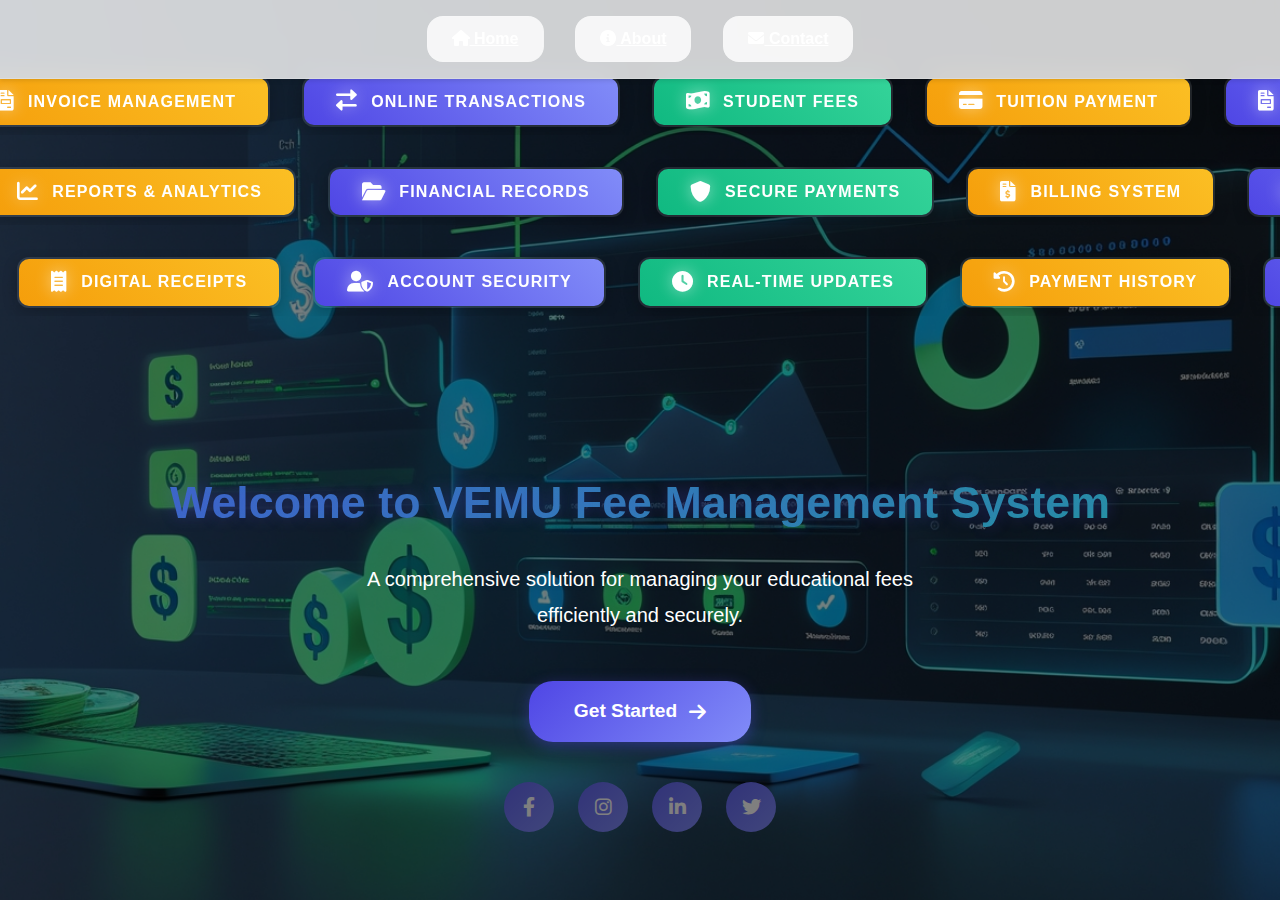
<file: templates/index.html>
<!DOCTYPE html>
<html lang="en">
<head>
    <meta charset="UTF-8">
    <meta name="viewport" content="width=device-width, initial-scale=1.0">
    <title>VEMU Fee Management System</title>
    <link rel="stylesheet" href="https://cdnjs.cloudflare.com/ajax/libs/font-awesome/6.0.0/css/all.min.css">
    
    <style>
        :root {
            --primary: #4f46e5;
            --primary-light: #818cf8;
            --secondary: #10b981;
            --accent: #f59e0b;
            --gradient-text: linear-gradient(120deg, #4f46e5, #10b981);
            --gradient-button: linear-gradient(135deg, #4f46e5 0%, #818cf8 100%);
            --gradient-hover: linear-gradient(135deg, #3730a3 0%, #6366f1 100%);
            --text-light: #ffffff;
            --text-dark: #1e293b;
            --shadow-neon: 0 0 15px rgba(79, 70, 229, 0.3);
            --dark: #1e1b4b;
            --light: #f5f3ff;
            --white: #ffffff;
            --gradient-1: linear-gradient(135deg, #6366f1 0%, #818cf8 100%);
            --gradient-2: linear-gradient(135deg, #4f46e5 0%, #6366f1 100%);
            --background-light: #f5f3ff;
            --background-dark: #1e1b4b;
            --text-light: #ffffff;
            --text-dark: #1e1b4b;
        }

        * {
            margin: 0;
            padding: 0;
            box-sizing: border-box;
            font-family: 'Inter', sans-serif;
        }

        body {
            min-height: 100vh;
            display: flex;
            flex-direction: column;
            align-items: center;
            justify-content: center;
            background: url('/static/images/background/index.jpeg') no-repeat center center fixed;
            -webkit-background-size: cover;
            -moz-background-size: cover;
            -o-background-size: cover;
            background-size: cover;
            position: relative;
            background-color: var(--background-light);
            color: var(--text-dark);
            transition: background-color 0.3s ease, color 0.3s ease;
            padding: 2rem;
        }

        body::before {
            content: '';
            position: absolute;
            top: 0;
            left: 0;
            right: 0;
            bottom: 0;
            background: rgba(0, 0, 0, 0.5);
            z-index: 0;
        }

        .container {
            max-width: 1200px;
            width: 100%;
            text-align: center;
            padding: 2rem;
            display: grid;
            grid-template-columns: repeat(auto-fit, minmax(300px, 1fr));
            gap: 2rem;
        }

        .main-title {
            color: var(--dark);
            font-size: 2rem;
            margin-bottom: 0.5rem;
        }

        .subtitle {
            color: #64748b;
            margin-bottom: 2rem;
        }

        .card-container {
            display: grid;
            grid-template-columns: repeat(auto-fit, minmax(300px, 1fr));
            gap: 2rem;
            max-width: 800px;
            margin: 0 auto;
        }

        .login-card {
            background: rgba(255, 255, 255, 0.1);
            backdrop-filter: blur(12px);
            border: 1px solid rgba(255, 255, 255, 0.2);
            padding: 2.8rem 2rem;
            border-radius: 2rem;
            text-align: center;
            transition: all 0.4s cubic-bezier(0.4, 0, 0.2, 1);
            cursor: pointer;
            box-shadow: 0 8px 32px rgba(31, 38, 135, 0.15);
        }

        .login-card:hover {
            transform: translateY(-10px);
            box-shadow: 0 12px 40px rgba(79, 70, 229, 0.3);
            border-color: rgba(79, 70, 229, 0.3);
        }

        .icon-wrapper {
            width: 100px;
            height: 100px;
            background: var(--gradient-button);
            border-radius: 1.5rem;
            display: flex;
            align-items: center;
            justify-content: center;
            margin: 0 auto 2rem;
            transition: all 0.4s ease;
            box-shadow: 0 8px 16px rgba(79, 70, 229, 0.2);
        }

        .login-card:hover .icon-wrapper {
            transform: scale(1.1) rotate(5deg);
            box-shadow: 0 12px 24px rgba(79, 70, 229, 0.3);
        }

        .login-icon {
            font-size: 2.5rem;
            color: var(--text-light);
            transition: all 0.4s ease;
        }

        .login-title {
            font-size: 1.8rem;
            font-weight: 700;
            background: var(--gradient-text);
            -webkit-background-clip: text;
            background-clip: text;
            -webkit-text-fill-color: transparent;
            margin-bottom: 1rem;
        }

        .login-description {
            color: var(--text-light);
            font-size: 1rem;
            line-height: 1.7;
            opacity: 0.9;
        }

        @media (max-width: 768px) {
            .card-container {
                grid-template-columns: 1fr;
                padding: 0 1rem;
            }
        }

        .portfolio-link,
        .separator,
        .welcome-message,
        .welcome-banner {
            display: none;
        }

        .initial-view {
            text-align: center;
            padding: 2rem;
        }

        .get-started-btn {
            background: var(--gradient-button);
            color: var(--text-light);
            padding: 1.2rem 2.8rem;
            font-size: 1.2rem;
            font-weight: 600;
            border: none;
            border-radius: 1.5rem;
            cursor: pointer;
            transition: all 0.4s ease;
            box-shadow: 0 4px 15px rgba(79, 70, 229, 0.4);
            position: relative;
            overflow: hidden;
            display: inline-flex;
            align-items: center;
            gap: 0.75rem;
            animation: fadeInUp 1s ease 0.4s both;
        }

        .get-started-btn:hover {
            background: var(--gradient-hover);
            transform: translateY(-3px) scale(1.02);
            box-shadow: 0 6px 20px rgba(79, 70, 229, 0.6);
        }

        .get-started-btn i {
            font-size: 1.2rem;
            transition: transform 0.3s ease;
        }

        .get-started-btn:hover i {
            transform: translateX(5px);
        }

        .login-options {
            opacity: 0;
            display: none;
            transition: opacity 0.5s ease;
        }

        .login-options.visible {
            opacity: 1;
            display: block;
        }

        .hero-text {
            margin-top: 6rem;
            margin-bottom: 3rem;
            position: relative;
            z-index: 1;
        }

        .hero-text h1 {
            font-size: 4rem;
            font-weight: 800;
            background: var(--gradient-text);
            -webkit-background-clip: text;
            background-clip: text;
            -webkit-text-fill-color: transparent;
            margin-bottom: 1.5rem;
            text-shadow: var(--shadow-neon);
            animation: fadeInUp 1s ease;
            line-height: 1.2;
        }

        .hero-text p {
            color: var(--text-light);
            font-size: 1.25rem;
            line-height: 1.8;
            max-width: 600px;
            margin: 0 auto;
            text-shadow: 0 2px 4px rgba(0, 0, 0, 0.1);
            animation: fadeInUp 1s ease 0.2s both;
        }

        /* Add navigation styles */
        .nav-container {
            position: fixed;
            top: 0;
            left: 0;
            right: 0;
            background: rgba(255, 255, 255, 0.8);
            backdrop-filter: blur(10px);
            padding: 1rem;
            box-shadow: 0 2px 4px rgba(0, 0, 0, 0.1);
            z-index: 1000;
            border-bottom: 1px solid rgba(255, 255, 255, 0.2);
        }

        .nav-links {
            display: flex;
            justify-content: center;
            gap: 2rem;
        }

        .nav-links a {
            color: var(--text-light);
            font-weight: 600;
            padding: 0.8rem 1.5rem;
            border-radius: 1rem;
            transition: all 0.3s ease;
            background: rgba(255, 255, 255, 0.1);
            backdrop-filter: blur(8px);
            border: 1px solid rgba(255, 255, 255, 0.1);
        }

        .nav-links a:hover {
            background: var(--gradient-button);
            transform: translateY(-3px);
            box-shadow: 0 4px 15px rgba(79, 70, 229, 0.4);
        }

        .contact-content {
            background: var(--white);
            border-radius: 1rem;
            padding: 2rem;
            box-shadow: 0 4px 6px rgba(0, 0, 0, 0.1);
            width: 100%;
            overflow-x: auto;
            margin-top: 5rem;
        }

        .contact-grid {
            display: flex;
            flex-direction: row;
            gap: 2rem;
            padding: 1rem;
            min-width: max-content;
            justify-content: center;
        }

        .contact-card {
            background: var(--light);
            padding: 2rem;
            border-radius: 1rem;
            text-align: center;
            min-width: 250px;
            flex: 1;
            transition: transform 0.3s ease, box-shadow 0.3s ease;
        }

        .contact-card:hover {
            transform: translateY(-5px);
            box-shadow: 0 8px 20px rgba(0, 0, 0, 0.15);
        }

        .contact-card i {
            font-size: 2.5rem;
            color: var(--primary);
            margin-bottom: 1.5rem;
            transition: transform 0.3s ease;
        }

        .contact-card:hover i {
            transform: scale(1.1);
        }

        .contact-card h3 {
            color: var(--dark);
            margin-bottom: 1rem;
            font-size: 1.5rem;
        }

        .contact-card p {
            color: #64748b;
            line-height: 1.8;
            font-size: 1.1rem;
        }

        /* Add these new styles for About section */
        .about-section {
            display: none;
            margin-top: 2rem;
        }

        .about-section.visible {
            display: block;
        }

        .about-content {
            background: var(--white);
            border-radius: 1rem;
            padding: 2rem;
            box-shadow: 0 4px 6px rgba(0, 0, 0, 0.1);
            margin-top: 2rem;
        }

        .feature-grid {
            display: grid;
            grid-template-columns: repeat(auto-fit, minmax(250px, 1fr));
            gap: 2rem;
            margin-top: 2rem;
        }

        .feature-card {
            animation: cardFloat 3s ease-in-out infinite;
            background: rgba(255, 255, 255, 0.9);
            backdrop-filter: blur(10px);
            border: 1px solid rgba(255, 255, 255, 0.2);
            border-radius: 1rem;
            text-align: center;
        }

        .feature-card i {
            font-size: 2.5rem;
            background: var(--gradient-1);
            background-clip: text;
            -webkit-background-clip: text;
            -webkit-text-fill-color: transparent;
        }

        .feature-card h3 {
            color: var (--dark);
            margin-bottom: 0.5rem;
        }

        .about-content p {
            color: #64748b;
            line-height: 1.6;
            margin-bottom: 1rem;
        }

        /* Social Media Links */
        .social-links {
            margin-top: 2.5rem;
            display: flex;
            justify-content: center;
            gap: 1.5rem;
            animation: fadeIn 0.8s ease forwards;
        }

        .social-links a {
            width: 50px;
            height: 50px;
            background: var(--gradient-1);
            border-radius: 50%;
            display: flex;
            align-items: center;
            justify-content: center;
            color: var(--white);
            text-decoration: none;
            font-size: 1.2rem;
            transition: all 0.4s ease;
        }

        .social-links a:hover {
            transform: translateY(-5px) rotate(360deg);
        }

        .social-links .facebook:hover {
            background: #1877f2;
            color: var(--white);
        }

        .social-links .instagram:hover {
            background: linear-gradient(45deg, #f09433 0%, #e6683c 25%, #dc2743 50%, #cc2366 75%, #bc1888 100%);
            color: var(--white);
        }

        .social-links .linkedin:hover {
            background: #0077b5;
            color: var(--white);
        }

        .social-links .twitter:hover {
            background: #1da1f2;
            color: var(--white);
        }

        @keyframes fadeIn {
            from { opacity: 0; transform: translateY(10px); }
            to { opacity: 1; transform: translateY(0); }
        }

        /* Modern card animations */
        @keyframes cardFloat {
            0% { transform: translateY(0); }
            50% { transform: translateY(-10px); }
            100% { transform: translateY(0); }
        }

        @media (prefers-color-scheme: dark) {
            body {
                background-color: var(--background-dark);
                color: var(--text-light);
            }

            .nav-container {
                background: rgba(30, 27, 75, 0.8);
            }

            .login-card {
                background: rgba(30, 27, 75, 0.9);
                border: 1px solid rgba(30, 27, 75, 0.2);
            }
        }

        .portfolio-item {
            background: var(--light);
            border-radius: 1rem;
            box-shadow: 0 4px 6px rgba(0, 0, 0, 0.1);
            overflow: hidden;
            transition: transform 0.3s ease, box-shadow 0.3s ease;
        }

        .portfolio-item:hover {
            transform: translateY(-10px);
            box-shadow: 0 8px 16px rgba(0, 0, 0, 0.2);
        }

        .portfolio-item img {
            width: 100%;
            height: auto;
        }

        .portfolio-item-content {
            padding: 1rem;
        }

        .portfolio-item-title {
            font-size: 1.5rem;
            color: var(--dark);
            margin-bottom: 0.5rem;
        }

        .portfolio-item-description {
            color: #64748b;
            font-size: 1rem;
            line-height: 1.5;
        }

        /* Modern Button Styles */
        .get-started-btn {
            background: var(--gradient-button);
            color: var(--text-light);
            padding: 1.2rem 2.8rem;
            font-size: 1.2rem;
            font-weight: 600;
            border: none;
            border-radius: 1.5rem;
            cursor: pointer;
            transition: all 0.4s ease;
            box-shadow: 0 4px 15px rgba(79, 70, 229, 0.4);
            position: relative;
            overflow: hidden;
            display: inline-flex;
            align-items: center;
            gap: 0.75rem;
            animation: fadeInUp 1s ease 0.4s both;
        }

        .get-started-btn:hover {
            background: var(--gradient-hover);
            transform: translateY(-3px) scale(1.02);
            box-shadow: 0 6px 20px rgba(79, 70, 229, 0.6);
        }

        .get-started-btn i {
            font-size: 1.2rem;
            transition: transform 0.3s ease;
        }

        .get-started-btn:hover i {
            transform: translateX(5px);
        }

        /* Login Cards Enhancement */
        .login-card {
            background: rgba(255, 255, 255, 0.1);
            backdrop-filter: blur(12px);
            border: 1px solid rgba(255, 255, 255, 0.2);
            padding: 2.8rem 2rem;
            border-radius: 2rem;
            text-align: center;
            transition: all 0.4s cubic-bezier(0.4, 0, 0.2, 1);
            cursor: pointer;
            box-shadow: 0 8px 32px rgba(31, 38, 135, 0.15);
        }

        .login-card:hover {
            transform: translateY(-10px);
            box-shadow: 0 12px 40px rgba(79, 70, 229, 0.3);
            border-color: rgba(79, 70, 229, 0.3);
        }

        .login-title {
            font-size: 1.8rem;
            font-weight: 700;
            background: var(--gradient-text);
            -webkit-background-clip: text;
            background-clip: text;
            -webkit-text-fill-color: transparent;
            margin-bottom: 1rem;
        }

        .login-description {
            color: var(--text-light);
            font-size: 1rem;
            line-height: 1.7;
            opacity: 0.9;
        }

        /* Icon Wrapper Enhancement */
        .icon-wrapper {
            width: 100px;
            height: 100px;
            background: var(--gradient-button);
            border-radius: 1.5rem;
            display: flex;
            align-items: center;
            justify-content: center;
            margin: 0 auto 2rem;
            transition: all 0.4s ease;
            box-shadow: 0 8px 16px rgba(79, 70, 229, 0.2);
        }

        .login-card:hover .icon-wrapper {
            transform: scale(1.1) rotate(5deg);
            box-shadow: 0 12px 24px rgba(79, 70, 229, 0.3);
        }

        .login-icon {
            font-size: 2.5rem;
            color: var(--text-light);
            transition: all 0.4s ease;
        }

        /* Animation Keyframes */
        @keyframes fadeInUp {
            from {
                opacity: 0;
                transform: translateY(20px);
            }
            to {
                opacity: 1;
                transform: translateY(0);
            }
        }

        /* Navigation Links Enhancement */
        .nav-links a {
            color: var(--text-light);
            font-weight: 600;
            padding: 0.8rem 1.5rem;
            border-radius: 1rem;
            transition: all 0.3s ease;
            background: rgba(255, 255, 255, 0.1);
            backdrop-filter: blur(8px);
            border: 1px solid rgba(255, 255, 255, 0.1);
        }

        .nav-links a:hover {
            background: var(--gradient-button);
            transform: translateY(-3px);
            box-shadow: 0 4px 15px rgba(79, 70, 229, 0.4);
        }

        /* Section Titles Enhancement */
        .section h1 {
            font-size: 2.8rem;
            font-weight: 800;
            background: var(--gradient-text);
            -webkit-background-clip: text;
            background-clip: text;
            -webkit-text-fill-color: transparent;
            margin-bottom: 2rem;
            text-align: center;
        }

        /* Update these styles in your existing CSS */
        .top-feature-banner {
            position: relative;
            width: 100%;
            background: linear-gradient(135deg, rgba(30, 27, 75, 0.95), rgba(79, 70, 229, 0.95));
            padding: 15px 0;
            margin-bottom: 2rem;
            overflow: hidden;
            z-index: 2;
            backdrop-filter: blur(12px);
            -webkit-backdrop-filter: blur(12px);
            border: 1px solid rgba(255, 255, 255, 0.1);
            border-radius: 12px;
            box-shadow: 0 8px 32px rgba(31, 38, 135, 0.15);
        }

        .features-scroll-container {
            display: flex;
            white-space: nowrap;
            animation: scrollFeatures 40s linear infinite;
            will-change: transform;
            transform: translateZ(0);
        }

        .feature-item {
            color: var(--text-light);
            font-size: 1.1rem;
            font-weight: 600;
            padding: 0.5rem 2rem;
            text-transform: uppercase;
            letter-spacing: 1.5px;
            display: inline-flex;
            align-items: center;
            gap: 0.8rem;
            transition: all 0.3s ease;
            text-shadow: 0 0 10px rgba(255, 255, 255, 0.3);
        }

        .feature-item i {
            font-size: 1.3rem;
            background: linear-gradient(45deg, #f09433, #e6683c, #dc2743, #cc2366, #bc1888);
            -webkit-background-clip: text;
            background-clip: text;
            -webkit-text-fill-color: transparent;
            filter: drop-shadow(0 0 8px rgba(255, 255, 255, 0.3));
        }

        .feature-item:not(:last-child)::after {
            content: '•';
            margin-left: 2rem;
            color: var(--primary-light);
            text-shadow: 0 0 10px rgba(129, 140, 248, 0.5);
            animation: pulse 2s infinite;
        }

        .feature-item:hover {
            transform: scale(1.05);
            color: #fff;
            text-shadow: 0 0 15px rgba(255, 255, 255, 0.5);
        }

        .feature-item:hover i {
            transform: rotate(360deg);
            transition: transform 0.5s ease;
        }

        @keyframes scrollFeatures {
            0% {
                transform: translateX(100%) translateZ(0);
            }
            100% {
                transform: translateX(-100%) translateZ(0);
            }
        }

        @keyframes pulse {
            0%, 100% {
                opacity: 0.6;
            }
            50% {
                opacity: 1;
            }
        }

        /* Color variations for feature items */
        .feature-item:nth-child(4n+1) i {
            background: linear-gradient(45deg, #4f46e5, #818cf8);
            -webkit-background-clip: text;
            background-clip: text;
        }

        .feature-item:nth-child(4n+2) i {
            background: linear-gradient(45deg, #10b981, #34d399);
            -webkit-background-clip: text;
            background-clip: text;
        }

        .feature-item:nth-child(4n+3) i {
            background: linear-gradient(45deg, #f59e0b, #fbbf24);
            -webkit-background-clip: text;
            background-clip: text;
        }

        .feature-item:nth-child(4n+4) i {
            background: linear-gradient(45deg, #ec4899, #f472b6);
            -webkit-background-clip: text;
            background-clip: text;
        }

        .top-feature-banner:hover .features-scroll-container {
            animation-play-state: paused;
        }

        /* Add glow effect to banner */
        .top-feature-banner::before {
            content: '';
            position: absolute;
            top: -2px;
            left: -2px;
            right: -2px;
            bottom: -2px;
            background: linear-gradient(45deg, #4f46e5, #10b981, #f59e0b, #4f46e5);
            z-index: -1;
            border-radius: 13px;
            filter: blur(10px);
            opacity: 0.5;
            animation: borderGlow 3s linear infinite;
        }

        @keyframes borderGlow {
            0% {
                filter: blur(10px) hue-rotate(0deg);
            }
            100% {
                filter: blur(10px) hue-rotate(360deg);
            }
        }

        @media (max-width: 768px) {
            .features-scroll-container {
                animation-duration: 30s;
            }
            
            .feature-item {
                font-size: 0.9rem;
                padding: 0.5rem 1.5rem;
            }

            .feature-item i {
                font-size: 1.1rem;
            }
        }

        /* Add these new styles for the animated word boxes */
        .word-animation-container {
            position: relative;
            width: 100%;
            margin: 2rem 0;
            display: flex;
            flex-direction: column;
            gap: 1.5rem;
            z-index: 2;
        }

        .word-row {
            display: flex;
            position: relative;
            overflow: hidden;
            padding: 0.5rem;
        }

        .word-scroll {
            display: flex;
            gap: 2rem;
            white-space: nowrap;
            animation-duration: 25s;
            animation-timing-function: linear;
            animation-iteration-count: infinite;
        }

        .word-scroll.left-to-right {
            animation-name: scrollLeftToRight;
        }

        .word-scroll.right-to-left {
            animation-name: scrollRightToLeft;
        }

        .word-box {
            display: inline-flex;
            align-items: center;
            gap: 0.8rem;
            padding: 0.8rem 2rem;
            border-radius: 12px;
            color: white;
            font-weight: 600;
            text-transform: uppercase;
            letter-spacing: 1.2px;
            transition: all 0.3s ease;
            position: relative;
            overflow: hidden;
            background: rgba(255, 255, 255, 0.1);
            backdrop-filter: blur(8px);
            box-shadow: 0 4px 15px rgba(0, 0, 0, 0.2);
            border: 2px solid transparent;
            animation: colorShift 5s infinite alternate;
        }

        .word-box i {
            font-size: 1.3rem;
            z-index: 1;
            filter: drop-shadow(0 0 8px rgba(255, 255, 255, 0.5));
        }

        .word-box::before {
            content: '';
            position: absolute;
            top: 0;
            left: 0;
            right: 0;
            bottom: 0;
            background: linear-gradient(
                45deg,
                rgba(79, 70, 229, 0.8),
                rgba(16, 185, 129, 0.8),
                rgba(245, 158, 11, 0.8)
            );
            z-index: -1;
            transition: all 0.5s ease;
            animation: gradientShift 8s infinite;
        }

        .word-box:hover {
            transform: translateY(-5px) scale(1.05);
            box-shadow: 0 8px 25px rgba(0, 0, 0, 0.3);
            border-color: rgba(255, 255, 255, 0.3);
        }

        .word-box:hover::before {
            filter: hue-rotate(90deg);
        }

        @keyframes scrollLeftToRight {
            0% { transform: translateX(-100%); }
            100% { transform: translateX(0%); }
        }

        @keyframes scrollRightToLeft {
            0% { transform: translateX(0%); }
            100% { transform: translateX(-100%); }
        }

        @keyframes gradientShift {
            0% { filter: hue-rotate(0deg); }
            50% { filter: hue-rotate(180deg); }
            100% { filter: hue-rotate(360deg); }
        }

        @keyframes colorShift {
            0% { border-color: rgba(79, 70, 229, 0.5); }
            33% { border-color: rgba(16, 185, 129, 0.5); }
            66% { border-color: rgba(245, 158, 11, 0.5); }
            100% { border-color: rgba(236, 72, 153, 0.5); }
        }

        /* Modern color variations */
        .word-box:nth-child(3n+1)::before {
            background: linear-gradient(45deg, #4f46e5, #818cf8);
        }

        .word-box:nth-child(3n+2)::before {
            background: linear-gradient(45deg, #10b981, #34d399);
        }

        .word-box:nth-child(3n+3)::before {
            background: linear-gradient(45deg, #f59e0b, #fbbf24);
        }

        /* Glowing effect for icons */
        .word-box i {
            animation: iconGlow 2s infinite alternate;
        }

        @keyframes iconGlow {
            from { filter: drop-shadow(0 0 2px rgba(255, 255, 255, 0.5)); }
            to { filter: drop-shadow(0 0 8px rgba(255, 255, 255, 0.8)); }
        }

        @media (max-width: 768px) {
            .word-box {
                padding: 0.6rem 1.5rem;
                font-size: 0.9rem;
            }
            
            .word-scroll {
                animation-duration: 20s;
                gap: 1.5rem;
            }

            .word-box i {
                font-size: 1.1rem;
            }
        }
    </style>
</head>
<body>
    <!-- Add Navigation -->
    <nav class="nav-container">
        <div class="nav-links">
            <a href="#" onclick="showSection('home')"><i class="fas fa-home"></i> Home</a>
            <a href="#" onclick="showSection('about')"><i class="fas fa-info-circle"></i> About</a>
            <a href="#" onclick="showSection('contact')"><i class="fas fa-envelope"></i> Contact</a>
        </div>
    </nav>

    <div id="homeSection" class="section">
        <!-- Add this HTML right after the opening of homeSection div, before the initial-view div -->
        <div class="word-animation-container">
            <!-- First Row - Left to Right -->
            <div class="word-row">
                <div class="word-scroll left-to-right">
                    <div class="word-box"><i class="fas fa-money-bill-wave"></i> Student Fees</div>
                    <div class="word-box"><i class="fas fa-credit-card"></i> Tuition Payment</div>
                    <div class="word-box"><i class="fas fa-file-invoice"></i> Invoice Management</div>
                    <div class="word-box"><i class="fas fa-exchange-alt"></i> Online Transactions</div>
                    <!-- Duplicate for seamless scrolling -->
                    <div class="word-box"><i class="fas fa-money-bill-wave"></i> Student Fees</div>
                    <div class="word-box"><i class="fas fa-credit-card"></i> Tuition Payment</div>
                    <div class="word-box"><i class="fas fa-file-invoice"></i> Invoice Management</div>
                    <div class="word-box"><i class="fas fa-exchange-alt"></i> Online Transactions</div>
                </div>
            </div>

            <!-- Second Row - Right to Left -->
            <div class="word-row">
                <div class="word-scroll right-to-left">
                    <div class="word-box"><i class="fas fa-shield-alt"></i> Secure Payments</div>
                    <div class="word-box"><i class="fas fa-file-invoice-dollar"></i> Billing System</div>
                    <div class="word-box"><i class="fas fa-chart-line"></i> Reports & Analytics</div>
                    <div class="word-box"><i class="fas fa-folder-open"></i> Financial Records</div>
                    <!-- Duplicate for seamless scrolling -->
                    <div class="word-box"><i class="fas fa-shield-alt"></i> Secure Payments</div>
                    <div class="word-box"><i class="fas fa-file-invoice-dollar"></i> Billing System</div>
                    <div class="word-box"><i class="fas fa-chart-line"></i> Reports & Analytics</div>
                    <div class="word-box"><i class="fas fa-folder-open"></i> Financial Records</div>
                </div>
            </div>

            <!-- Third Row - Left to Right -->
            <div class="word-row">
                <div class="word-scroll left-to-right">
                    <div class="word-box"><i class="fas fa-clock"></i> Real-time Updates</div>
                    <div class="word-box"><i class="fas fa-history"></i> Payment History</div>
                    <div class="word-box"><i class="fas fa-receipt"></i> Digital Receipts</div>
                    <div class="word-box"><i class="fas fa-user-shield"></i> Account Security</div>
                    <!-- Duplicate for seamless scrolling -->
                    <div class="word-box"><i class="fas fa-clock"></i> Real-time Updates</div>
                    <div class="word-box"><i class="fas fa-history"></i> Payment History</div>
                    <div class="word-box"><i class="fas fa-receipt"></i> Digital Receipts</div>
                    <div class="word-box"><i class="fas fa-user-shield"></i> Account Security</div>
                </div>
            </div>
        </div>

        <!-- Initial View with Get Started Button -->
        <div class="initial-view" id="initialView">
            <div class="hero-text">
                <h1>Welcome to VEMU Fee Management System</h1>
                <p>A comprehensive solution for managing your educational fees efficiently and securely.</p>
            </div>
            <button class="get-started-btn" onclick="showLoginOptions()">
                <span>Get Started</span>
                <i class="fas fa-arrow-right"></i>
            </button>

            <!-- Social Media Links -->
            <div class="social-links">
                <a href="https://www.facebook.com/share/1DpwTm842o/" target="_blank" class="facebook" aria-label="Follow us on Facebook">
                    <i class="fab fa-facebook-f"></i>
                </a>
                <a href="https://www.instagram.com/vemuitchittoor?igsh=OWZrdGhjaDRubXVu" target="_blank" class="instagram" aria-label="Follow us on Instagram">
                    <i class="fab fa-instagram"></i>
                </a>
                <a href="https://www.linkedin.com/school/vemuofficial/" target="_blank" class="linkedin" aria-label="Connect with us on LinkedIn">
                    <i class="fab fa-linkedin-in"></i>
                </a>
                <a href="https://x.com/vemuitchittoor" target="_blank" class="twitter" aria-label="Follow us on Twitter">
                    <i class="fab fa-twitter"></i>
                </a>
            </div>
        </div>

        <!-- Login Options Section -->
        <div class="login-options" id="loginOptions">
            <div class="card-container">
                <!-- Employee Login Card -->
                <div class="login-card" onclick="redirectTo('employ')">
                    <div class="icon-wrapper">
                        <i class="fas fa-user-tie login-icon"></i>
                    </div>
                    <h2 class="login-title">Employee Login</h2>
                    <p class="login-description">
                        Access employee dashboard and manage student records
                    </p>
                </div>

                <!-- Student Login Card -->
                <div class="login-card" onclick="redirectTo('student')">
                    <div class="icon-wrapper">
                        <i class="fas fa-user-graduate login-icon"></i>
                    </div>
                    <h2 class="login-title">Student Login</h2>
                    <p class="login-description">
                        View your fee details and access student portal
                    </p>
                </div>
            </div>
        </div>
    </div>

    <!-- About Section -->
    <div id="aboutSection" class="about-section section">
        <div class="about-content">
            <h1>About VEMU Fee Management System</h1>
            <p>Welcome to VEMU Institute's Fee Management System - a state-of-the-art digital solution designed to streamline the fee collection and management process for both students and staff.</p>
            
            <div class="feature-grid">
                <div class="feature-card">
                    <i class="fas fa-shield-alt"></i>
                    <h3>Secure Payments</h3>
                    <p>Advanced encryption and security measures to protect all financial transactions</p>
                </div>
                <div class="feature-card">
                    <i class="fas fa-clock"></i>
                    <h3>Real-time Updates</h3>
                    <p>Instant fee status updates and payment confirmations</p>
                </div>
                <div class="feature-card">
                    <i class="fas fa-history"></i>
                    <h3>Payment History</h3>
                    <p>Complete transaction history and digital receipts</p>
                </div>
                <div class="feature-card">
                    <i class="fas fa-users"></i>
                    <h3>Multi-user Access</h3>
                    <p>Separate portals for students and employees</p>
                </div>
            </div>
        </div>
    </div>

    <!-- Contact Section -->
    <div id="contactSection" class="contact-content section">
        <h1>Contact Us</h1>
        <div class="contact-grid">
            <div class="contact-card">
                <i class="fas fa-map-marker-alt"></i>
                <h3>Address</h3>
                <p>VEMU Institute of Technology<br>Near Pakala, Chittoor<br>Andhra Pradesh - 517112</p>
            </div>
            <div class="contact-card">
                <i class="fas fa-phone"></i>
                <h3>Phone</h3>
                <p>+91 8888888888<br>08572-278123</p>
            </div>
            <div class="contact-card">
                <i class="fas fa-envelope"></i>
                <h3>Email</h3>
                <p>info@vemu.edu.in<br>support@vemu.edu.in</p>
            </div>
            <div class="contact-card">
                <i class="fas fa-clock"></i>
                <h3>Working Hours</h3>
                <p>Monday - Saturday<br>9:00 AM - 5:00 PM</p>
            </div>
        </div>
    </div>

    <script>
        function showLoginOptions() {
            const button = document.querySelector('.get-started-btn');
            const socialLinks = document.querySelector('.social-links');
            
            button.innerHTML = `
                <span>Loading</span>
                <i class="fas fa-spinner fa-spin"></i>
            `;
            button.style.pointerEvents = 'none';
            button.style.background = 'var(--gradient-hover)';
            
            const initialView = document.getElementById('initialView');
            initialView.style.opacity = '0';
            socialLinks.style.opacity = '0';
            
            setTimeout(() => {
                initialView.style.display = 'none';
                const loginOptions = document.getElementById('loginOptions');
                loginOptions.style.display = 'block';
                void loginOptions.offsetWidth;
                loginOptions.classList.add('visible');
            }, 800);
        }

        function redirectTo(type) {
            if (type === 'employ') {
                window.location.href = '/employloginpage';  // Correct path
            } else if (type === 'student') {
                window.location.href = '/studentlogin';  // Correct path
            }
        }

        function showSection(sectionName) {
            // Hide all sections
            const sections = document.querySelectorAll('.section');
            sections.forEach(section => {
                section.style.display = 'none';
            });

            // Show selected section
            const selectedSection = document.getElementById(sectionName + 'Section');
            if (selectedSection) {
                selectedSection.style.display = 'block';
            }

        }

        // Show home section by default
        window.onload = function() {
            showSection('home');
        };

        // Add smooth scroll behavior
        document.querySelectorAll('a[href^="#"]').forEach(anchor => {
            anchor.addEventListener('click', function (e) {
                e.preventDefault();
                document.querySelector(this.getAttribute('href')).scrollIntoView({
                    behavior: 'smooth'
                });
            });
        });

        // Add this to your existing script section
        function setupFeatureScroll() {
            const container = document.querySelector('.features-scroll-container');
            const clone = container.cloneNode(true);
            container.parentElement.appendChild(clone);

            // Dynamic speed calculation based on screen width
            const contentWidth = container.offsetWidth;
            const baseSpeed = 40; // Base speed for desktop
            const speedMultiplier = window.innerWidth < 768 ? 0.75 : 1; // Slower on mobile
            const duration = Math.max((contentWidth / baseSpeed) * speedMultiplier, 20);
            
            document.documentElement.style.setProperty('--scroll-duration', `${duration}s`);

            // Add hover effect to each feature item
            document.querySelectorAll('.feature-item').forEach(item => {
                item.addEventListener('mouseenter', () => {
                    item.style.transform = 'scale(1.05)';
                    item.style.textShadow = '0 0 15px rgba(255, 255, 255, 0.5)';
                });
                
                item.addEventListener('mouseleave', () => {
                    item.style.transform = 'scale(1)';
                    item.style.textShadow = '0 0 10px rgba(255, 255, 255, 0.3)';
                });
            });
        }

        // Enhanced resize handler with smooth transitions
        let featureResizeTimer;
        window.addEventListener('resize', () => {
            clearTimeout(featureResizeTimer);
            featureResizeTimer = setTimeout(() => {
                document.querySelectorAll('.features-scroll-container').forEach(container => {
                    container.style.transition = 'none';
                    container.style.animation = 'none';
                    void container.offsetWidth;
                    container.style.transition = 'all 0.3s ease';
                    container.style.animation = null;
                });
                setupFeatureScroll();
            }, 250);
        });

        // Function to handle word box animations
        function setupWordAnimations() {
            const wordRows = document.querySelectorAll('.word-row');
            
            wordRows.forEach(row => {
                row.addEventListener('mouseenter', () => {
                    const scroll = row.querySelector('.word-scroll');
                    scroll.style.animationPlayState = 'paused';
                });
                
                row.addEventListener('mouseleave', () => {
                    const scroll = row.querySelector('.word-scroll');
                    scroll.style.animationPlayState = 'running';
                });
            });
        }

        // Initialize animations after page load
        window.addEventListener('load', () => {
            setupWordAnimations();
        });

        // Handle window resize
        let wordAnimationTimer;
        window.addEventListener('resize', () => {
            clearTimeout(wordAnimationTimer);
            wordAnimationTimer = setTimeout(() => {
                document.querySelectorAll('.word-scroll').forEach(scroll => {
                    scroll.style.animation = 'none';
                    void scroll.offsetWidth;
                    scroll.style.animation = null;
                });
            }, 250);
        });
    </script>
</body>
</html>
</file>
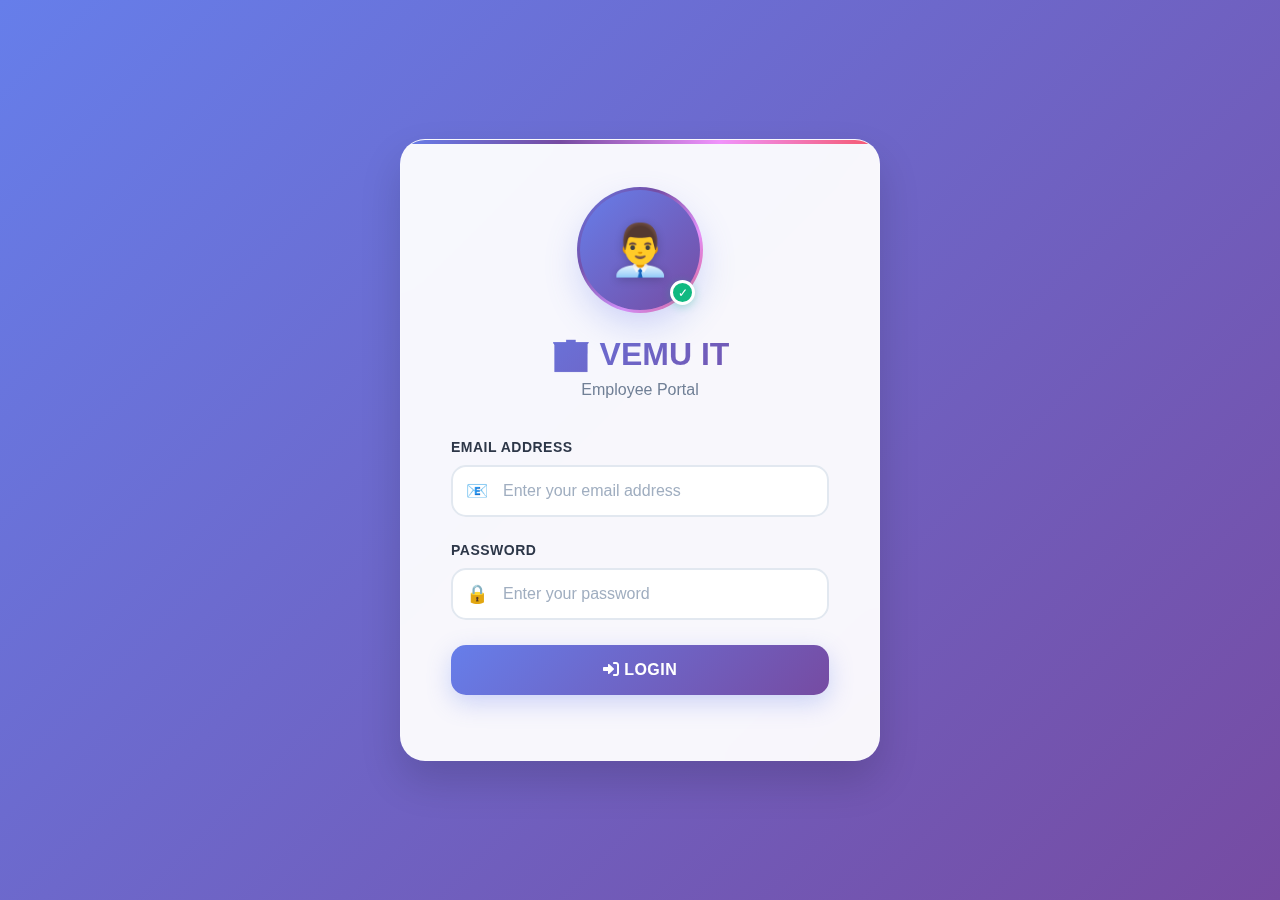
<file: templates/employloginpage.html>
<!DOCTYPE html>
<html lang="en">
<head>
    <meta charset="UTF-8">
    <meta name="viewport" content="width=device-width, initial-scale=1.0">
    <title>Employee Portal - Advanced Authentication</title>
    <link rel="stylesheet" href="https://cdnjs.cloudflare.com/ajax/libs/font-awesome/6.0.0/css/all.min.css">
    <style>
        * {
            margin: 0;
            padding: 0;
            box-sizing: border-box;
        }

        body {
            font-family: 'Segoe UI', Tahoma, Geneva, Verdana, sans-serif;
            background: linear-gradient(135deg, #667eea 0%, #764ba2 100%);
            min-height: 100vh;
            display: flex;
            align-items: center;
            justify-content: center;
        }

        .container {
            background: rgba(255, 255, 255, 0.95);
            border-radius: 25px;
            box-shadow: 0 20px 40px rgba(0, 0, 0, 0.15);
            padding: 50px;
            width: 100%;
            max-width: 480px;
            backdrop-filter: blur(15px);
            border: 1px solid rgba(255, 255, 255, 0.2);
            position: relative;
            overflow: hidden;
        }

        .container::before {
            content: '';
            position: absolute;
            top: 0;
            left: 0;
            right: 0;
            height: 4px;
            background: linear-gradient(90deg, #667eea, #764ba2, #f093fb, #f5576c);
            border-radius: 25px 25px 0 0;
        }

        /* Expanded desktop container for main app and login history */
        .container.expanded {
            max-width: 1280px;
            width: 96%;
            padding: 32px 36px;
        }

        .logo {
            text-align: center;
            margin-bottom: 40px;
            position: relative;
        }

        .employee-avatar {
            width: 120px;
            height: 120px;
            background: linear-gradient(135deg, #667eea 0%, #764ba2 100%);
            border-radius: 50%;
            margin: 0 auto 25px;
            display: flex;
            align-items: center;
            justify-content: center;
            position: relative;
            box-shadow: 0 15px 35px rgba(102, 126, 234, 0.3);
            animation: float 3s ease-in-out infinite;
        }

        .employee-avatar::before {
            content: '';
            position: absolute;
            top: -3px;
            left: -3px;
            right: -3px;
            bottom: -3px;
            background: linear-gradient(135deg, #667eea, #764ba2, #f093fb, #f5576c);
            border-radius: 50%;
            z-index: -1;
            animation: rotate 4s linear infinite;
        }

        .avatar-icon {
            font-size: 50px;
            color: white;
            text-shadow: 0 2px 10px rgba(0, 0, 0, 0.2);
        }

        .avatar-badge {
            position: absolute;
            bottom: 5px;
            right: 5px;
            width: 25px;
            height: 25px;
            background: #10b981;
            border-radius: 50%;
            border: 3px solid white;
            display: flex;
            align-items: center;
            justify-content: center;
            font-size: 12px;
            color: white;
            box-shadow: 0 2px 8px rgba(16, 185, 129, 0.3);
        }

        .logo h1 {
            color: #2d3748;
            font-size: 32px;
            font-weight: 800;
            margin-bottom: 8px;
            background: linear-gradient(135deg, #667eea, #764ba2);
            -webkit-background-clip: text;
            -webkit-text-fill-color: transparent;
            background-clip: text;
        }

        .logo p {
            color: #718096;
            font-size: 16px;
            font-weight: 500;
            margin: 0;
        }

        @keyframes float {
            0%, 100% { transform: translateY(0px); }
            50% { transform: translateY(-10px); }
        }

        @keyframes rotate {
            0% { transform: rotate(0deg); }
            100% { transform: rotate(360deg); }
        }

        .form-group {
            margin-bottom: 25px;
            position: relative;
        }

        .form-group label {
            display: block;
            margin-bottom: 10px;
            color: #2d3748;
            font-weight: 600;
            font-size: 14px;
            text-transform: uppercase;
            letter-spacing: 0.5px;
        }

        .input-wrapper {
            position: relative;
            display: flex;
            align-items: center;
        }

        .input-icon {
            position: absolute;
            left: 15px;
            color: #a0aec0;
            font-size: 18px;
            z-index: 2;
            transition: all 0.3s ease;
        }

        .form-group input {
            width: 100%;
            padding: 15px 15px 15px 50px;
            border: 2px solid #e2e8f0;
            border-radius: 15px;
            font-size: 16px;
            background: rgba(255, 255, 255, 0.8);
            transition: all 0.3s ease;
            backdrop-filter: blur(10px);
        }

        .form-group input:focus {
            outline: none;
            border-color: #667eea;
            box-shadow: 0 0 0 4px rgba(102, 126, 234, 0.1);
            background: rgba(255, 255, 255, 0.95);
            transform: translateY(-2px);
        }

        .form-group input:focus + .input-icon {
            color: #667eea;
            transform: scale(1.1);
        }

        .form-group input::placeholder {
            color: #a0aec0;
            font-weight: 400;
        }

        .btn {
            width: 100%;
            padding: 16px 20px;
            border: none;
            border-radius: 15px;
            font-size: 16px;
            font-weight: 700;
            cursor: pointer;
            transition: all 0.3s ease;
            margin-bottom: 15px;
            position: relative;
            overflow: hidden;
            text-transform: uppercase;
            letter-spacing: 0.5px;
        }

        .btn::before {
            content: '';
            position: absolute;
            top: 0;
            left: -100%;
            width: 100%;
            height: 100%;
            background: linear-gradient(90deg, transparent, rgba(255, 255, 255, 0.2), transparent);
            transition: left 0.5s;
        }

        .btn:hover::before {
            left: 100%;
        }

        .btn-primary {
            background: linear-gradient(135deg, #667eea 0%, #764ba2 100%);
            color: white;
            box-shadow: 0 8px 25px rgba(102, 126, 234, 0.3);
        }

        .btn-primary:hover {
            transform: translateY(-3px);
            box-shadow: 0 12px 35px rgba(102, 126, 234, 0.4);
        }

        .btn-primary:active {
            transform: translateY(-1px);
        }

        .btn-secondary {
            background: rgba(255, 255, 255, 0.9);
            color: #4a5568;
            border: 2px solid #e2e8f0;
            backdrop-filter: blur(10px);
        }

        .btn-secondary:hover {
            background: rgba(255, 255, 255, 1);
            border-color: #cbd5e0;
            transform: translateY(-2px);
            box-shadow: 0 8px 25px rgba(0, 0, 0, 0.1);
        }

        .btn-emergency {
            background: linear-gradient(135deg, #fc8181 0%, #f56565 100%);
            color: white;
            box-shadow: 0 8px 25px rgba(245, 101, 101, 0.3);
        }

        .btn-emergency:hover {
            transform: translateY(-3px);
            box-shadow: 0 12px 35px rgba(245, 101, 101, 0.4);
        }

        .message {
            padding: 18px 20px;
            border-radius: 15px;
            margin-bottom: 25px;
            text-align: center;
            font-weight: 600;
            font-size: 14px;
            position: relative;
            backdrop-filter: blur(10px);
            border: 1px solid rgba(255, 255, 255, 0.2);
            animation: slideInDown 0.5s ease-out;
        }

        .message.success {
            background: linear-gradient(135deg, rgba(198, 246, 213, 0.9), rgba(154, 230, 180, 0.9));
            color: #22543d;
            border-color: rgba(154, 230, 180, 0.5);
        }

        .message.error {
            background: linear-gradient(135deg, rgba(254, 215, 215, 0.9), rgba(252, 129, 129, 0.9));
            color: #742a2a;
            border-color: rgba(252, 129, 129, 0.5);
        }

        @keyframes slideInDown {
            from {
                opacity: 0;
                transform: translateY(-20px);
            }
            to {
                opacity: 1;
                transform: translateY(0);
            }
        }

        .hidden {
            display: none !important;
        }

        .main-app {
            display: none;
            text-align: center;
        }

        .main-app h2 {
            color: #4a5568;
            margin-bottom: 20px;
        }

        /* Login History Styles */
        .login-history-section {
            margin: 20px 0;
            padding: 20px;
            background: linear-gradient(135deg, #f8faff 0%, #e6fffa 100%);
            border-radius: 15px;
            border: 2px solid #e2e8f0;
            box-shadow: 0 4px 6px rgba(0, 0, 0, 0.05);
            max-width: 1200px;
            margin-left: auto;
            margin-right: auto;
        }

        .login-history-display {
            background: white;
            border-radius: 12px;
            padding: 20px;
            box-shadow: 0 4px 12px rgba(0, 0, 0, 0.1);
            border: 1px solid #e2e8f0;
            animation: slideDown 0.3s ease-out;
            width: 100%;
            max-width: 1200px;
            margin-left: auto;
            margin-right: auto;
            min-height: 480px;
            padding: 24px 28px;
        }

        @keyframes slideDown {
            from {
                opacity: 0;
                transform: translateY(-10px);
            }
            to {
                opacity: 1;
                transform: translateY(0);
            }
        }

        .history-header {
            display: flex;
            justify-content: space-between;
            align-items: center;
            margin-bottom: 20px;
            padding-bottom: 15px;
            border-bottom: 2px solid #f1f5f9;
            gap: 12px;
            flex-wrap: wrap;
        }

        .history-header h3 {
            color: #2d3748;
            font-size: 20px;
            font-weight: 700;
            margin: 0;
        }

        .close-btn {
            background: none;
            border: none;
            font-size: 28px;
            cursor: pointer;
            color: #a0aec0;
            transition: all 0.3s ease;
            width: 32px;
            height: 32px;
            border-radius: 50%;
            display: flex;
            align-items: center;
            justify-content: center;
        }

        .close-btn:hover {
            color: #e53e3e;
            background: #fed7d7;
            transform: scale(1.1);
        }

        .time-display {
            display: grid;
            grid-template-columns: repeat(auto-fit, minmax(120px, 1fr));
            gap: 20px;
            margin-bottom: 25px;
        }

        .time-section {
            text-align: center;
            padding: 15px;
            background: linear-gradient(135deg, #667eea 0%, #764ba2 100%);
            border-radius: 12px;
            color: white;
            box-shadow: 0 4px 8px rgba(102, 126, 234, 0.3);
            transition: transform 0.3s ease;
        }

        .time-section:hover {
            transform: translateY(-2px);
        }

        .time-label {
            color: rgba(255, 255, 255, 0.9);
            font-size: 12px;
            font-weight: 600;
            text-transform: uppercase;
            letter-spacing: 0.5px;
            margin-bottom: 8px;
        }

        .time-value {
            font-size: 24px;
            font-weight: 800;
            color: white;
            text-shadow: 0 2px 4px rgba(0, 0, 0, 0.1);
        }

        .session-info {
            background: #f7fafc;
            border-radius: 10px;
            padding: 20px;
            border: 1px solid #e2e8f0;
        }

        .session-item {
            display: flex;
            justify-content: space-between;
            align-items: center;
            padding: 12px 0;
            border-bottom: 1px solid #edf2f7;
        }

        .session-item:last-child {
            border-bottom: none;
        }

        .session-label {
            color: #4a5568;
            font-size: 14px;
            font-weight: 600;
        }

        .session-value {
            font-weight: 700;
            color: #2d3748;
            font-size: 16px;
            background: linear-gradient(135deg, #48bb78 0%, #38a169 100%);
            -webkit-background-clip: text;
            -webkit-text-fill-color: transparent;
            background-clip: text;
        }

        /* Current Session Info */
        .current-session-section,
        .login-records-section {
            margin-bottom: 25px;
            padding: 20px;
            background: #f8faff;
            border-radius: 12px;
            border: 1px solid #e2e8f0;
        }

        .current-session-section h4,
        .login-records-section h4 {
            color: #2d3748;
            font-size: 18px;
            font-weight: 700;
            margin-bottom: 15px;
            display: flex;
            align-items: center;
            gap: 8px;
        }

        /* Card-based history styles */
        .login-history {
            display: block;
            text-align: left;
        }

        .history-title {
            color: #4a5568;
            font-size: 24px;
            font-weight: 700;
            display: flex;
            align-items: center;
            gap: 10px;
        }

        .history-stats {
            display: grid;
            grid-template-columns: repeat(auto-fit, minmax(120px, 1fr));
            gap: 15px;
            margin-bottom: 25px;
        }

        .stat-card {
            background: linear-gradient(135deg, #667eea20, #764ba220);
            border: 2px solid #e2e8f0;
            border-radius: 12px;
            padding: 15px;
            text-align: center;
            transition: all 0.3s ease;
        }

        .stat-card:hover {
            transform: translateY(-2px);
            box-shadow: 0 5px 15px rgba(102, 126, 234, 0.1);
        }

        .stat-number {
            font-size: 24px;
            font-weight: 700;
            color: #667eea;
            display: block;
        }

        .stat-label {
            font-size: 12px;
            color: #718096;
            margin-top: 5px;
            text-transform: uppercase;
            letter-spacing: 0.5px;
        }

        .history-list {
            max-height: 520px;
            overflow-y: auto;
            padding-right: 10px;
        }

        .history-item {
            background: #ffffff;
            border: 2px solid #e2e8f0;
            border-radius: 12px;
            padding: 20px;
            margin-bottom: 15px;
            transition: all 0.3s ease;
            position: relative;
            overflow: hidden;
            animation: fadeInUp 0.3s ease;
        }

        .history-item::before {
            content: '';
            position: absolute;
            left: 0;
            top: 0;
            height: 100%;
            width: 4px;
            background: linear-gradient(135deg, #667eea, #764ba2);
        }

        .history-item:hover {
            transform: translateX(5px);
            box-shadow: 0 5px 15px rgba(102, 126, 234, 0.1);
            border-color: #667eea;
        }

        .history-item-header {
            display: flex;
            justify-content: space-between;
            align-items: center;
            margin-bottom: 10px;
        }

        .login-method {
            display: flex;
            align-items: center;
            gap: 8px;
            font-weight: 600;
            color: #4a5568;
        }

        .login-time {
            color: #718096;
            font-size: 14px;
        }

        .login-details {
            display: grid;
            grid-template-columns: repeat(auto-fit, minmax(120px, 1fr));
            gap: 10px;
            margin-top: 10px;
        }

        .detail-item {
            text-align: center;
            padding: 8px;
            background: #f8faff;
            border-radius: 8px;
        }

        .detail-label {
            font-size: 10px;
            color: #718096;
            text-transform: uppercase;
            letter-spacing: 0.5px;
        }

        .detail-value {
            font-weight: 600;
            color: #4a5568;
            font-size: 12px;
            margin-top: 2px;
        }

        .no-history {
            text-align: center;
            padding: 40px 20px;
            color: #718096;
        }

        .no-history-icon {
            font-size: 48px;
            margin-bottom: 15px;
            opacity: 0.5;
        }

        .history-list::-webkit-scrollbar {
            width: 6px;
        }

        .history-list::-webkit-scrollbar-track {
            background: #f1f1f1;
            border-radius: 3px;
        }

        .history-list::-webkit-scrollbar-thumb {
            background: linear-gradient(135deg, #667eea, #764ba2);
            border-radius: 3px;
        }

        .live-clock {
            position: relative;
            background: rgba(255, 255, 255, 0.9);
            padding: 8px 12px;
            border-radius: 8px;
                font-size: 12px;
            font-weight: 600;
            color: #4a5568;
            box-shadow: 0 2px 10px rgba(0, 0, 0, 0.1);
            backdrop-filter: blur(10px);
        }

        @keyframes fadeInUp {
            from { opacity: 0; transform: translateY(20px); }
            to { opacity: 1; transform: translateY(0); }
        }

        /* Login method filter and badges */
        .history-controls {
            display: flex;
            align-items: center;
            gap: 10px;
        }

        .method-filter {
                padding: 8px 10px;
            border: 2px solid #e2e8f0;
            border-radius: 8px;
            background: #fff;
            color: #4a5568;
            font-weight: 600;
        }

        .method-badge {
            padding: 6px 10px;
            border-radius: 999px;
            font-size: 12px;
            font-weight: 700;
            display: inline-block;
        }

        .method-password { background: #ebf8ff; color: #2b6cb0; border: 1px solid #90cdf4; }
        .method-biometric { background: #f0fff4; color: #2f855a; border: 1px solid #9ae6b4; }
        .method-face { background: #faf5ff; color: #6b46c1; border: 1px solid #d6bcfa; }
        .method-emergency { background: #fff5f5; color: #c53030; border: 1px solid #feb2b2; }

        /* Status badges for session tracking */
        .status-badge {
            padding: 4px 8px;
            border-radius: 12px;
            font-size: 11px;
            font-weight: 600;
            display: inline-block;
            margin-left: 8px;
        }

        .status-badge.active {
            background: #d1fae5;
            color: #065f46;
            border: 1px solid #9ae6b4;
        }

        .status-badge.completed {
            background: #dbeafe;
            color: #1e40af;
            border: 1px solid #93c5fd;
        }

        .status-badge.unknown {
            background: #f3f4f6;
            color: #6b7280;
            border: 1px solid #d1d5db;
        }

        .status-badge.incomplete {
            background: #fef3c7;
            color: #92400e;
            border: 1px solid #fbbf24;
        }

        .status-badge.failed {
            background: #fee2e2;
            color: #dc2626;
            border: 1px solid #fca5a5;
        }

        /* Session number styling */
        .session-number {
            background: linear-gradient(135deg, #667eea, #764ba2);
            color: white;
            padding: 2px 8px;
            border-radius: 10px;
            font-size: 10px;
            font-weight: 600;
            margin-left: 8px;
            text-transform: uppercase;
            letter-spacing: 0.5px;
        }

        /* Attempt number styling */
        .attempt-number {
            background: linear-gradient(135deg, #ef4444, #dc2626);
            color: white;
            padding: 2px 8px;
            border-radius: 10px;
            font-size: 10px;
            font-weight: 600;
            margin-left: 8px;
            text-transform: uppercase;
            letter-spacing: 0.5px;
        }

        /* Duration value styling */
        .duration-value {
            font-weight: 700;
            color: #059669;
            font-family: 'Courier New', monospace;
        }

        /* Responsive design */
        @media (max-width: 768px) {
            .container {
                padding: 30px 25px;
                margin: 10px;
                max-width: 95%;
            }

            .container.expanded {
                width: 98%;
                padding: 20px;
            }
            
            .employee-avatar {
                width: 100px;
                height: 100px;
            }

            .avatar-icon {
                font-size: 40px;
            }

            .logo h1 {
                font-size: 28px;
            }

            .form-group input {
                padding: 12px 12px 12px 45px;
                font-size: 15px;
            }

            .input-icon {
                font-size: 16px;
                left: 12px;
            }

            .btn {
                padding: 14px 18px;
                font-size: 15px;
            }
            
            .login-history-display {
                padding: 16px 20px;
            }
            
            .history-header {
                flex-direction: column;
                gap: 8px;
            }
            
            .history-controls {
                flex-wrap: wrap;
                justify-content: center;
            }
        }

        @media (max-width: 480px) {
            .container {
                padding: 25px 20px;
                margin: 5px;
            }

            .employee-avatar {
                width: 80px;
                height: 80px;
            }

            .avatar-icon {
                font-size: 35px;
            }

            .logo h1 {
                font-size: 24px;
            }

            .form-group input {
                padding: 10px 10px 10px 40px;
                font-size: 14px;
            }

            .input-icon {
                font-size: 14px;
                left: 10px;
            }
        }

        /* Desktop layout enhancements */
        @media (min-width: 1024px) {
            .login-history-section {
                padding: 28px;
            }

            .login-history-display {
                padding: 28px 32px;
                min-height: 560px;
            }

            .history-header h3 {
                font-size: 22px;
            }

            .method-filter {
                min-width: 200px;
            }
        }
    </style>
</head>
<body>
    <div class="container">
        <!-- Login Form -->
        <div id="loginForm">
            <div class="logo">
                <div class="employee-avatar">
                    <div class="avatar-icon">👨‍💼</div>
                    <div class="avatar-badge">✓</div>
                </div>
                <h1>🏢 VEMU IT</h1>
                <p>Employee Portal</p>
            </div>

            <div id="messageContainer"></div>

            <form id="loginFormElement">
                <div class="form-group">
                    <label for="email">Email Address</label>
                    <div class="input-wrapper">
                        <span class="input-icon">📧</span>
                        <input type="email" id="email" name="email" placeholder="Enter your email address" required>
                    </div>
                </div>

                <div class="form-group">
                    <label for="password">Password</label>
                    <div class="input-wrapper">
                        <span class="input-icon">🔒</span>
                        <input type="password" id="password" name="password" placeholder="Enter your password" required>
                    </div>
                </div>

                <button type="submit" class="btn btn-primary">
                    <i class="fas fa-sign-in-alt"></i> Login
                </button>
            </form>

            <button id="emergencyBtn" class="btn btn-emergency hidden">
                <i class="fas fa-exclamation-triangle"></i> Emergency Login
            </button>
        </div>

        <!-- Main App Section -->
        <div id="mainApp" class="main-app">
            <h2>Welcome to Employee Portal</h2>
            <p style="color: #718096; margin-bottom: 20px;">Authentication successful! Click below to access your workspace.</p>
            
            <!-- Login History Section -->
            <div class="login-history-section">
                <button id="loginHistoryBtn" class="btn btn-secondary" style="margin-bottom: 20px;">
                    <i class="fas fa-history"></i> Login History
            </button>
                
                <div id="loginHistoryDisplay" class="login-history-display hidden">
                    <div class="history-header">
                        <h3>🕒 Login History</h3>
                        <div class="history-controls">
                            <span id="currentMethodBadge" class="method-badge method-password" title="Current session login method">Password</span>
                            <select id="methodFilter" class="method-filter" title="Filter by login method">
                                <option value="all">All Methods</option>
                                <option value="password">Password</option>
                                <option value="emergency">Emergency</option>
                            </select>
                        <button id="closeHistoryBtn" class="close-btn">×</button>
                        </div>
                </div>
                
                    <!-- Current Session Info -->
                    <div class="current-session-section">
                        <h4>📊 Current Session</h4>
                        <div class="time-display">
                            <div class="time-section">
                                <div class="time-label">Current Time</div>
                                <div id="currentTime" class="time-value">--:--:--</div>
                    </div>
                            <div class="time-section">
                                <div class="time-label">Date</div>
                                <div id="currentDate" class="time-value">--/--/----</div>
                    </div>
                            <div class="time-section">
                                <div class="time-label">Day</div>
                                <div id="currentDay" class="time-value">------</div>
                    </div>
                        </div>
                        <div class="session-info">
                            <div class="session-item">
                                <span class="session-label">Login Time:</span>
                                <span id="loginTime" class="session-value">--:--:--</span>
                            </div>
                            <div class="session-item">
                                <span class="session-label">Session Duration:</span>
                                <span id="sessionDuration" class="session-value">00:00:00</span>
                            </div>
                    </div>
                </div>

                    <!-- All Login Records (card-based) -->
                    <div class="login-records-section login-history">
                        <div class="history-header" style="border-bottom: none; padding-bottom: 0;">
                            <div class="history-title">📋 All Login Records</div>
                            <div class="live-clock" id="liveClock">--:--:--</div>
                </div>

                        <div class="history-stats">
                            <div class="stat-card">
                                <span class="stat-number" id="totalLogins">0</span>
                                <span class="stat-label">Total Logins</span>
            </div>
                            <div class="stat-card">
                                <span class="stat-number" id="uniqueDays">0</span>
                                <span class="stat-label">Login Days</span>
                            </div>
                            <div class="stat-card">
                                <span class="stat-number" id="lastLogin">--</span>
                                <span class="stat-label">Last Login</span>
                            </div>
                        </div>

                        <div id="historyList" class="history-list">
                            <div class="no-history" id="noHistory">
                                <div class="no-history-icon">📭</div>
                                <div>No login records yet</div>
                            </div>
                        </div>
                    </div>
                </div>
            </div>
            
            <button id="accessWorkBtn" class="btn btn-primary">Access to Work</button>
            <button id="goToHomeBtn" class="btn btn-secondary" style="margin-top: 15px;">
                <i class="fas fa-home"></i> Go to Home Page
            </button>
            <button id="logoutBtn" class="btn btn-emergency" style="margin-top: 15px;">
                <i class="fas fa-sign-out-alt"></i> Logout
            </button>
        </div>
    </div>

    <script>
        // User data simulation (using window object instead of localStorage for compatibility)
        let userData = {
            biometricRegistered: false,
            faceRegistered: false,
            emergencyUsed: false
        };

        // Track current login method for records
        let currentLoginMethod = 'password';

        // Load user data from memory
        function loadUserData() {
            const saved = window.userPortalData;
            if (saved) {
                userData = { ...userData, ...saved };
            }
        }

        // Save user data to memory
        function saveUserData() {
            window.userPortalData = userData;
        }

        // Initialize
        loadUserData();

        const loginForm = document.getElementById('loginFormElement');
        const loginFormDiv = document.getElementById('loginForm');
        const emergencyBtn = document.getElementById('emergencyBtn');
        const messageContainer = document.getElementById('messageContainer');

        // Login form submission
        loginForm.addEventListener('submit', function(e) {
            e.preventDefault();
            
            const email = document.getElementById('email').value;
            const password = document.getElementById('password').value;
            const storedEmail = 'vemuit@gmail.com';
            const storedPassword = 'vemuit@2008';
            
            // Record login attempt (successful or failed)
            recordLoginAttempt(email, password === storedPassword);
            
            if (email === storedEmail && password === storedPassword) {
                currentLoginMethod = 'password';
                showMessage('Login successful!', 'success');
                setTimeout(() => {
                showMainApp();
                }, 1000);
            } else {
                showMessage('Invalid email or password!', 'error');
                showEmergencyButton();
            }
        });

        // Record login attempt
        function recordLoginAttempt(email, isSuccessful) {
            const now = new Date();
            const attemptRecord = {
                id: Date.now() + Math.random(),
                date: now.toLocaleDateString(),
                time: now.toLocaleTimeString(),
                day: ['Sunday', 'Monday', 'Tuesday', 'Wednesday', 'Thursday', 'Friday', 'Saturday'][now.getDay()],
                timestamp: now.getTime(),
                email: email,
                method: isSuccessful ? currentLoginMethod : 'failed',
                isSuccessful: isSuccessful,
                isActive: false,
                duration: 0,
                attemptNumber: loginRecords.length + 1
            };
            
            loginRecords.unshift(attemptRecord);
            
            // Keep only last 100 records
            if (loginRecords.length > 100) {
                loginRecords = loginRecords.slice(0, 100);
            }
            
            saveLoginRecords();
            console.log(`Login attempt #${attemptRecord.attemptNumber} recorded:`, {
                email: email,
                successful: isSuccessful,
                time: now.toLocaleString()
            });
        }

        // Emergency login
        emergencyBtn.addEventListener('click', function() {
            const emergencyPassword = prompt('Enter emergency password:');
            
            // Record emergency login attempt
            recordLoginAttempt('emergency@vemuit.com', emergencyPassword === 'vemuit@MPK2008');
            
            if (emergencyPassword === 'vemuit@MPK2008') {
                currentLoginMethod = 'emergency';
                showMessage('Emergency access granted!', 'success');
                setTimeout(() => {
                showMainApp();
                }, 1000);
            } else {
                showMessage('Invalid emergency password!', 'error');
            }
        });

        function showMessage(message, type) {
            messageContainer.innerHTML = `<div class="message ${type}">${message}</div>`;
            setTimeout(() => {
                if (type !== 'success' || document.getElementById('mainApp').style.display === 'block') {
                    messageContainer.innerHTML = '';
                }
            }, 5000);
        }

        function showEmergencyButton() {
            emergencyBtn.classList.remove('hidden');
        }

        function showMainApp() {
            // Hide login form
            loginFormDiv.style.display = 'none';
            
            // Show main app section
            document.getElementById('mainApp').style.display = 'block';
            // Expand container to desktop width
            const container = document.querySelector('.container');
            if (container) {
                container.classList.add('expanded');
            }

            // Initialize login history functionality
            initializeLoginHistory();

            // Start global live clock
            startGlobalClock();
        }

        function logout() {
            // Update logout time for current session
            updateLogoutTime();
            
            // Reset form
            document.getElementById('email').value = '';
            document.getElementById('password').value = '';
            emergencyBtn.classList.add('hidden');
            messageContainer.innerHTML = '';
            
            // Hide main app and show login form
            document.getElementById('mainApp').style.display = 'none';
            loginFormDiv.style.display = 'block';
            
            // Reset container size
            const container = document.querySelector('.container');
            if (container) {
                container.classList.remove('expanded');
            }

            // Stop global clock
            if (globalClockInterval) {
                clearInterval(globalClockInterval);
                globalClockInterval = null;
            }
        }

        // Add event listeners for navigation buttons
        document.getElementById('accessWorkBtn').addEventListener('click', function() {
            window.location.href = '/employlogin';
        });

        document.getElementById('goToHomeBtn').addEventListener('click', function() {
            window.location.href = '/';
        });

        document.getElementById('logoutBtn').addEventListener('click', function() {
            if (confirm('Are you sure you want to logout?')) {
                logout();
            }
        });

        // Login History Feature
        let loginTime = null;
        let timeUpdateInterval = null;
        let sessionStartTime = null;
        let loginRecords = [];
        let methodFilterValue = 'all';
        let globalClockInterval = null;

        // Load login records from memory (using window object)
        function loadLoginRecords() {
            const saved = window.employeeLoginRecords;
            if (saved) {
                loginRecords = saved;
            }
        }

        // Save login records to memory (using window object)
        function saveLoginRecords() {
            window.employeeLoginRecords = loginRecords;
        }

        // Add new successful login session record
        function addLoginRecord() {
            const now = new Date();
            const loginRecord = {
                id: Date.now() + Math.random(), // Ensure unique ID
                date: now.toLocaleDateString(),
                time: now.toLocaleTimeString(),
                day: ['Sunday', 'Monday', 'Tuesday', 'Wednesday', 'Thursday', 'Friday', 'Saturday'][now.getDay()],
                timestamp: now.getTime(),
                method: currentLoginMethod,
                loginTime: now.getTime(),
                logoutTime: null,
                duration: null,
                isActive: true,
                isSuccessful: true,
                sessionNumber: getNextSessionNumber() // Track session number
            };
            
            // Mark any previous active sessions as incomplete (in case of browser crash, etc.)
            loginRecords.forEach(record => {
                if (record.isActive) {
                    record.isActive = false;
                    record.duration = 0; // Mark as incomplete session
                }
            });
            
            loginRecords.unshift(loginRecord); // Add to beginning of array
            
            // Keep only last 100 records to prevent memory overflow
            if (loginRecords.length > 100) {
                loginRecords = loginRecords.slice(0, 100);
            }
            
            saveLoginRecords();
            console.log(`New session started: Session #${loginRecord.sessionNumber}`);
            return loginRecord;
        }

        // Get next session number (only count successful sessions)
        function getNextSessionNumber() {
            const successfulSessions = loginRecords.filter(r => r.isSuccessful && r.sessionNumber);
            return successfulSessions.length + 1;
        }

        // Update logout time for the current session
        function updateLogoutTime() {
            if (loginRecords.length > 0) {
                const currentRecord = loginRecords[0];
                if (currentRecord.isActive) {
                    const now = new Date();
                    currentRecord.logoutTime = now.getTime();
                    currentRecord.duration = now.getTime() - currentRecord.loginTime;
                    currentRecord.isActive = false;
                    
                    // Add logout time display
                    currentRecord.logoutDate = now.toLocaleDateString();
                    currentRecord.logoutTimeString = now.toLocaleTimeString();
                    
                    console.log(`Session ${currentRecord.sessionNumber} completed:`, {
                        loginTime: new Date(currentRecord.loginTime).toLocaleString(),
                        logoutTime: new Date(currentRecord.logoutTime).toLocaleString(),
                        duration: formatDuration(currentRecord.duration)
                    });
                    
                    saveLoginRecords();
                    return currentRecord;
                }
            }
            return null;
        }

        // Calculate session duration
        function calculateSessionDuration(startTime, endTime = null) {
            const now = new Date();
            const end = endTime ? new Date(endTime) : now;
            const duration = end - startTime;
            const hours = Math.floor(duration / (1000 * 60 * 60));
            const minutes = Math.floor((duration % (1000 * 60 * 60)) / (1000 * 60));
            const seconds = Math.floor((duration % (1000 * 60)) / 1000);
            
            return `${hours.toString().padStart(2, '0')}:${minutes.toString().padStart(2, '0')}:${seconds.toString().padStart(2, '0')}`;
        }

        // Format duration from milliseconds
        function formatDuration(milliseconds) {
            if (!milliseconds) return '--:--:--';
            const hours = Math.floor(milliseconds / (1000 * 60 * 60));
            const minutes = Math.floor((milliseconds % (1000 * 60 * 60)) / (1000 * 60));
            const seconds = Math.floor((milliseconds % (1000 * 60)) / 1000);
            
            return `${hours.toString().padStart(2, '0')}:${minutes.toString().padStart(2, '0')}:${seconds.toString().padStart(2, '0')}`;
        }

        // Render login records (card-based)
        function updateLoginRecordsTable() {
            const historyList = document.getElementById('historyList');
            const noHistory = document.getElementById('noHistory');
            const totalLoginsEl = document.getElementById('totalLogins');
            const lastLoginEl = document.getElementById('lastLogin');
            const uniqueDaysEl = document.getElementById('uniqueDays');

            // Reset list
            historyList.innerHTML = '';

            // Filter by method if needed
            const recordsToShow = methodFilterValue === 'all' ? loginRecords : loginRecords.filter(r => r.method === methodFilterValue);

            if (recordsToShow.length === 0) {
                const noHistoryClone = noHistory.cloneNode(true);
                historyList.appendChild(noHistoryClone);
                noHistoryClone.style.display = 'block';
            } else {
                recordsToShow.forEach((record, index) => {
                    // Calculate duration and status based on record type
                let duration = '--:--:--';
                    let durationLabel = 'Duration';
                    let statusBadge = '';
                    let sessionInfo = '';
                    let attemptInfo = '';
                    
                    if (record.isSuccessful === false) {
                        // Failed login attempt
                        duration = 'Failed';
                        durationLabel = 'Status';
                        statusBadge = '<span class="status-badge failed">❌ Failed</span>';
                        attemptInfo = `<span class="attempt-number">Attempt #${record.attemptNumber}</span>`;
                    } else if (record.isActive && index === 0) {
                        // Current active session - show live duration
                        duration = calculateSessionDuration(record.loginTime);
                        durationLabel = 'Live Duration';
                        statusBadge = '<span class="status-badge active">🟢 Active</span>';
                        sessionInfo = `<span class="session-number">Session #${record.sessionNumber || (index + 1)}</span>`;
                    } else if (record.duration && record.duration > 0) {
                        // Completed session - show actual duration
                        duration = formatDuration(record.duration);
                        durationLabel = 'Session Duration';
                        statusBadge = '<span class="status-badge completed">✅ Completed</span>';
                        sessionInfo = `<span class="session-number">Session #${record.sessionNumber || (index + 1)}</span>`;
                    } else if (record.duration === 0 && record.isSuccessful) {
                        // Incomplete session
                        duration = 'Incomplete';
                        durationLabel = 'Status';
                        statusBadge = '<span class="status-badge incomplete">⚠️ Incomplete</span>';
                        sessionInfo = `<span class="session-number">Session #${record.sessionNumber || (index + 1)}</span>`;
                    } else {
                        // Legacy record without duration data
                        duration = 'N/A';
                        durationLabel = 'Duration';
                        statusBadge = '<span class="status-badge unknown">❓ Unknown</span>';
                        sessionInfo = `<span class="session-number">Session #${record.sessionNumber || (index + 1)}</span>`;
                    }
                    
                    const item = document.createElement('div');
                    item.className = 'history-item';
                    item.innerHTML = `
                        <div class="history-item-header">
                            <div class="login-method">
                                <span class="method-badge method-${record.method}">${record.method.charAt(0).toUpperCase() + record.method.slice(1)}</span>
                                <span>${record.day}</span>
                                ${statusBadge}
                                ${sessionInfo}
                                ${attemptInfo}
                            </div>
                            <div class="login-time">${record.date} • ${record.time}</div>
                        </div>
                        <div class="login-details">
                            <div class="detail-item">
                                <div class="detail-label">Login Date</div>
                                <div class="detail-value">${record.date}</div>
                            </div>
                            <div class="detail-item">
                                <div class="detail-label">Login Time</div>
                                <div class="detail-value">${record.time}</div>
                            </div>
                            <div class="detail-item">
                                <div class="detail-label">Day</div>
                                <div class="detail-value">${record.day}</div>
                            </div>
                            <div class="detail-item">
                                <div class="detail-label">Method</div>
                                <div class="detail-value"><span class="method-badge method-${record.method}">${record.method}</span></div>
                            </div>
                            ${record.email ? `
                                <div class="detail-item">
                                    <div class="detail-label">Email</div>
                                    <div class="detail-value">${record.email}</div>
                                </div>
                            ` : ''}
                            <div class="detail-item">
                                <div class="detail-label">${durationLabel}</div>
                                <div class="detail-value duration-value">${duration}</div>
                            </div>
                            ${record.logoutTime ? `
                                <div class="detail-item">
                                    <div class="detail-label">Logout Time</div>
                                    <div class="detail-value">${record.logoutTimeString || new Date(record.logoutTime).toLocaleTimeString()}</div>
                                </div>
                                <div class="detail-item">
                                    <div class="detail-label">Logout Date</div>
                                    <div class="detail-value">${record.logoutDate || new Date(record.logoutTime).toLocaleDateString()}</div>
                                </div>
                            ` : ''}
                        </div>
                    `;
                    historyList.appendChild(item);
                });
            }

            // Update stats (overall totals, independent of filter)
            const totalLoginAttempts = loginRecords.length;
            const successfulLogins = loginRecords.filter(r => r.isSuccessful === true).length;
            const failedLogins = loginRecords.filter(r => r.isSuccessful === false).length;
            const completedSessions = loginRecords.filter(r => r.duration && r.duration > 0).length;
            const activeSessions = loginRecords.filter(r => r.isActive).length;
            
            // Update total logins (all attempts)
            totalLoginsEl.textContent = totalLoginAttempts;
            
            if (loginRecords.length > 0) {
                const lastRecord = loginRecords[0];
                lastLoginEl.textContent = `${lastRecord.date}`;
            } else {
                lastLoginEl.textContent = '--';
            }
            
            // Calculate unique login days (count days with any login attempt)
            const uniqueDays = new Set();
            loginRecords.forEach(record => {
                uniqueDays.add(record.date);
            });
            uniqueDaysEl.textContent = uniqueDays.size;
            
            // Add additional stats display
            const statsContainer = document.querySelector('.history-stats');
            if (statsContainer && !document.getElementById('successfulLogins')) {
                const successfulCard = document.createElement('div');
                successfulCard.className = 'stat-card';
                successfulCard.innerHTML = `
                    <span class="stat-number" id="successfulLogins">${successfulLogins}</span>
                    <span class="stat-label">Successful</span>
                `;
                statsContainer.appendChild(successfulCard);
                
                const failedCard = document.createElement('div');
                failedCard.className = 'stat-card';
                failedCard.innerHTML = `
                    <span class="stat-number" id="failedLogins">${failedLogins}</span>
                    <span class="stat-label">Failed</span>
                `;
                statsContainer.appendChild(failedCard);
                
                const completedCard = document.createElement('div');
                completedCard.className = 'stat-card';
                completedCard.innerHTML = `
                    <span class="stat-number" id="completedSessions">${completedSessions}</span>
                    <span class="stat-label">Completed</span>
                `;
                statsContainer.appendChild(completedCard);
            } else {
                if (document.getElementById('successfulLogins')) {
                    document.getElementById('successfulLogins').textContent = successfulLogins;
                }
                if (document.getElementById('failedLogins')) {
                    document.getElementById('failedLogins').textContent = failedLogins;
                }
                if (document.getElementById('completedSessions')) {
                    document.getElementById('completedSessions').textContent = completedSessions;
                }
            }
        }

        // Initialize login history functionality
        function initializeLoginHistory() {
            const loginHistoryBtn = document.getElementById('loginHistoryBtn');
            const loginHistoryDisplay = document.getElementById('loginHistoryDisplay');
            const closeHistoryBtn = document.getElementById('closeHistoryBtn');
            const methodFilterEl = document.getElementById('methodFilter');
            const currentMethodBadge = document.getElementById('currentMethodBadge');

            // Load existing records
            loadLoginRecords();
            
            // Add current login record
            const currentLogin = addLoginRecord();
            loginTime = new Date(currentLogin.timestamp);
            sessionStartTime = new Date(currentLogin.timestamp);
            
            // Update login time display
            document.getElementById('loginTime').textContent = loginTime.toLocaleTimeString();

            // Update current method badge
            const methodClassMap = {
                password: 'method-password',
                emergency: 'method-emergency',
                biometric: 'method-biometric',
                face: 'method-face'
            };
            currentMethodBadge.textContent = currentLogin.method.charAt(0).toUpperCase() + currentLogin.method.slice(1);
            currentMethodBadge.className = `method-badge ${methodClassMap[currentLogin.method]}`;

            // Login History button click event
            loginHistoryBtn.addEventListener('click', function() {
                loginHistoryDisplay.classList.remove('hidden');
                updateLoginRecordsTable();
                startTimeUpdate();
            });

            // Close button click event
            closeHistoryBtn.addEventListener('click', function() {
                loginHistoryDisplay.classList.add('hidden');
                stopTimeUpdate();
            });

            // Filter by method
            methodFilterEl.addEventListener('change', function() {
                methodFilterValue = this.value;
                updateLoginRecordsTable();
            });

            // Start time update when display is shown
            function startTimeUpdate() {
                if (timeUpdateInterval) {
                    clearInterval(timeUpdateInterval);
                }
                
                updateTimeDisplay();
                timeUpdateInterval = setInterval(updateTimeDisplay, 1000);
            }

            // Stop time update when display is hidden
            function stopTimeUpdate() {
                if (timeUpdateInterval) {
                    clearInterval(timeUpdateInterval);
                    timeUpdateInterval = null;
                }
            }

            // Update time display every second
            function updateTimeDisplay() {
                const now = new Date();
                
                // Update current time
                const currentTimeEl = document.getElementById('currentTime');
                if (currentTimeEl) currentTimeEl.textContent = now.toLocaleTimeString();
                
                // Update current date
                const currentDateEl = document.getElementById('currentDate');
                if (currentDateEl) currentDateEl.textContent = now.toLocaleDateString();
                
                // Update current day
                const days = ['Sunday', 'Monday', 'Tuesday', 'Wednesday', 'Thursday', 'Friday', 'Saturday'];
                const currentDayEl = document.getElementById('currentDay');
                if (currentDayEl) currentDayEl.textContent = days[now.getDay()];
                
                // Update session duration
                if (sessionStartTime) {
                    const durationString = calculateSessionDuration(sessionStartTime);
                    const sessionDurationEl = document.getElementById('sessionDuration');
                    if (sessionDurationEl) sessionDurationEl.textContent = durationString;
                }
                
                // Update live clock
                const liveClockEl = document.getElementById('liveClock');
                if (liveClockEl) liveClockEl.textContent = now.toLocaleTimeString();
                
                // Update live duration in history records
                updateLiveDurationInHistory();
            }

            // Update live duration in history records
            function updateLiveDurationInHistory() {
                const durationElements = document.querySelectorAll('.duration-value');
                durationElements.forEach((element, index) => {
                    const historyItem = element.closest('.history-item');
                    if (historyItem && index === 0) {
                        // Update only the first (current) session duration
                        const record = loginRecords[0];
                        if (record && record.isActive) {
                            const liveDuration = calculateSessionDuration(record.loginTime);
                            element.textContent = liveDuration;
                        }
                    }
                });
            }
        }

        // Global live clock updater
        function startGlobalClock() {
            if (globalClockInterval) {
                clearInterval(globalClockInterval);
                globalClockInterval = null;
            }
            
            const tick = () => {
                const now = new Date();
                const timeEl = document.getElementById('currentTime');
                const dateEl = document.getElementById('currentDate');
                const dayEl = document.getElementById('currentDay');
                const liveClockEl = document.getElementById('liveClock');
                
                if (timeEl) timeEl.textContent = now.toLocaleTimeString();
                if (dateEl) dateEl.textContent = now.toLocaleDateString();
                if (dayEl) {
                    const days = ['Sunday', 'Monday', 'Tuesday', 'Wednesday', 'Thursday', 'Friday', 'Saturday'];
                    dayEl.textContent = days[now.getDay()];
                }
                if (liveClockEl) liveClockEl.textContent = now.toLocaleTimeString();
                
                // Update session duration if session is active
                if (sessionStartTime) {
                    const durationString = calculateSessionDuration(sessionStartTime);
                    const sessionDurationEl = document.getElementById('sessionDuration');
                    if (sessionDurationEl) sessionDurationEl.textContent = durationString;
                }
                
                // Update live duration in history records
                updateLiveDurationInHistory();
            };
            
            tick(); // Run immediately
            globalClockInterval = setInterval(tick, 1000);
        }

        // Handle page unload to record logout
        function handlePageUnload() {
            if (loginRecords.length > 0 && loginRecords[0].isActive) {
                updateLogoutTime();
            }
        }

        // Initialize the application
        document.addEventListener('DOMContentLoaded', function() {
            // Set default credentials for testing
            document.getElementById('email').placeholder = 'Enter your email address';
            document.getElementById('password').placeholder = 'Enter your password';
            
            // Add focus effects to form inputs
            const inputs = document.querySelectorAll('.form-group input');
            inputs.forEach(input => {
                input.addEventListener('focus', function() {
                    this.parentElement.parentElement.style.transform = 'scale(1.02)';
                });
                
                input.addEventListener('blur', function() {
                    this.parentElement.parentElement.style.transform = 'scale(1)';
                });
            });

            // Add loading state to login button
            const loginForm = document.getElementById('loginFormElement');
            const loginButton = loginForm.querySelector('button[type="submit"]');
            
            loginForm.addEventListener('submit', function(e) {
                // Add loading state
                const originalText = loginButton.innerHTML;
                loginButton.innerHTML = '<i class="fas fa-spinner fa-spin"></i> Logging in...';
                loginButton.style.background = '#a0aec0';
                loginButton.disabled = true;
                
                // Reset after 2 seconds if no response
                setTimeout(() => {
                    loginButton.innerHTML = originalText;
                    loginButton.style.background = '';
                    loginButton.disabled = false;
                }, 2000);
            });

            // Handle page unload events
            window.addEventListener('beforeunload', handlePageUnload);
            window.addEventListener('pagehide', handlePageUnload);
            
            // Handle visibility change (tab switching)
            document.addEventListener('visibilitychange', function() {
                if (document.hidden && loginRecords.length > 0 && loginRecords[0].isActive) {
                    // Don't logout on tab switch, just note the time
                    console.log('Tab hidden - session still active');
                }
            });
        });
    </script>
</body>
</html>
</file>
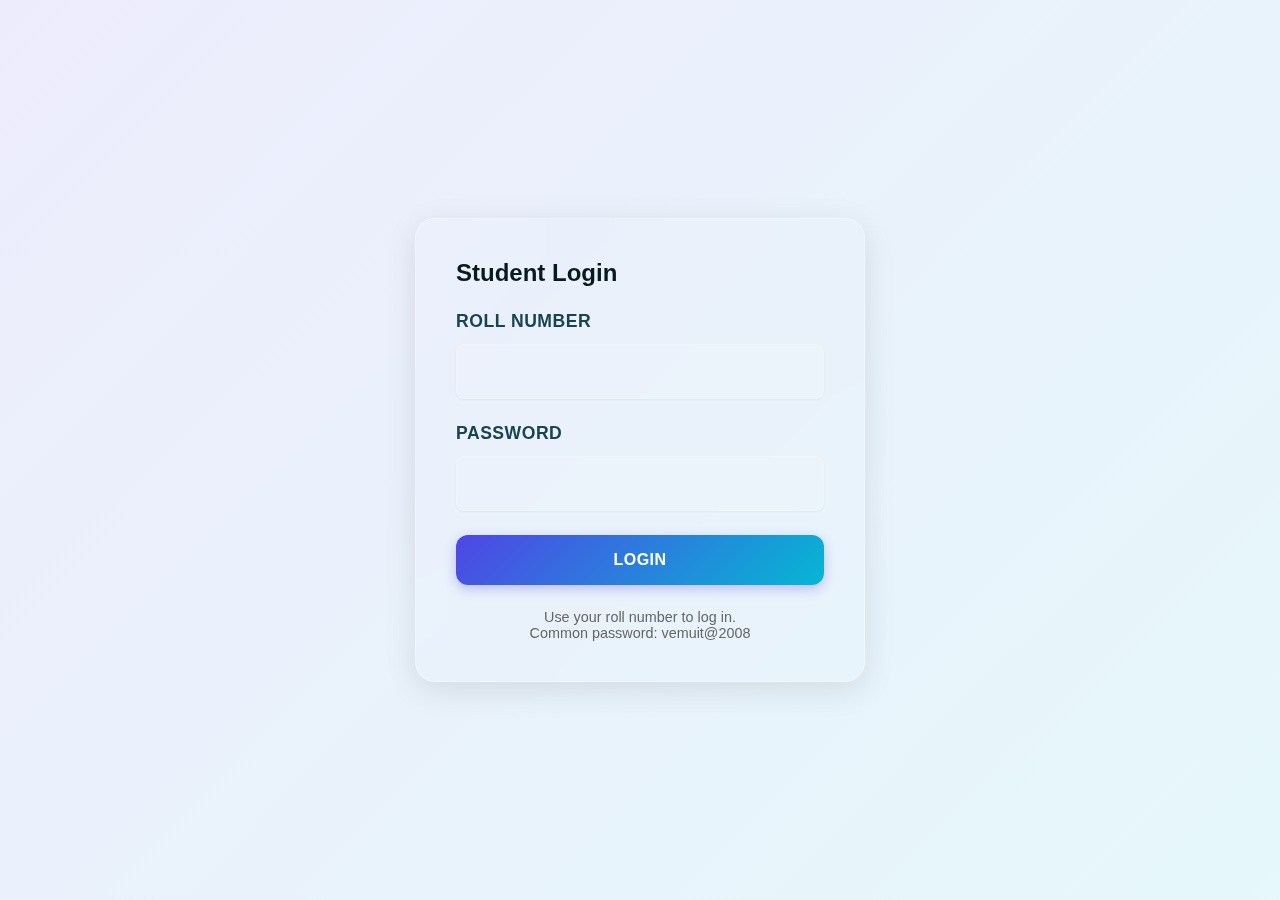
<file: templates/studentlogin.html>
<!DOCTYPE html>
<html lang="en">

<head>
    <meta charset="UTF-8">
    <meta name="viewport" content="width=device-width, initial-scale=1.0">
    <title>Student Portal</title>
    <link rel="preconnect" href="https://fonts.googleapis.com">
    <link rel="preconnect" href="https://fonts.gstatic.com" crossorigin>
    <link href="https://fonts.googleapis.com/css2?family=Inter:wght@300;400;500;600;700;800&display=swap" rel="stylesheet">
    <link rel="stylesheet" href="https://cdnjs.cloudflare.com/ajax/libs/font-awesome/5.15.4/css/all.min.css">
    <style>
        :root {
            --primary-color: #4f46e5;
            --secondary-color: #6366f1;
            --success-color: #10b981;
            --error-color: #ef4444;
            --warning-color: #f59e0b;
            --background-color: #f8fafc;

            /* Bright Modern Color Variables */
            --text-primary: #1e293b;
            --text-secondary: #475569;
            --text-muted: #64748b;
            --bg-primary: #ffffff;
            --bg-secondary: #f1f5f9;
            --bg-tertiary: #e2e8f0;
            --accent-color: #4f46e5;
            
            /* Gradient Colors */
            --primary-gradient: linear-gradient(135deg, #4f46e5 0%, #6366f1 100%);
            --secondary-gradient: linear-gradient(135deg, #3b82f6 0%, #1d4ed8 100%);
            --success-gradient: linear-gradient(135deg, #10b981 0%, #059669 100%);
            --warning-gradient: linear-gradient(135deg, #f59e0b 0%, #d97706 100%);
            --error-gradient: linear-gradient(135deg, #ef4444 0%, #dc2626 100%);
            
            /* Shadow Variables */
            --shadow-sm: 0 1px 2px 0 rgba(0, 0, 0, 0.05);
            --shadow-md: 0 4px 6px -1px rgba(0, 0, 0, 0.1);
            --shadow-lg: 0 10px 15px -3px rgba(0, 0, 0, 0.1);
            --shadow-xl: 0 20px 25px -5px rgba(0, 0, 0, 0.1);
        }

        * {
            margin: 0;
            padding: 0;
            box-sizing: border-box;
            font-family: 'Segoe UI', sans-serif;
        }

        body {
            background: linear-gradient(135deg, #667eea 0%, #764ba2 100%);
            color: var(--text-primary);
            min-height: 100vh;
            font-family: 'Inter', -apple-system, BlinkMacSystemFont, 'Segoe UI', Roboto, sans-serif;
        }

        /* Login Form Styles */
        .login-container {
            display: flex;
            justify-content: center;
            align-items: center;
            min-height: 100vh;
            padding: 20px;
            background: linear-gradient(135deg, rgba(102, 126, 234, 0.1) 0%, rgba(118, 75, 162, 0.1) 100%);
        }

        .login-card {
            background: rgba(255, 255, 255, 0.95);
            backdrop-filter: blur(20px);
            padding: 2.5rem;
            border-radius: 20px;
            box-shadow: var(--shadow-xl);
            width: 100%;
            max-width: 450px;
            border: 1px solid rgba(255, 255, 255, 0.2);
            transition: transform 0.3s ease, box-shadow 0.3s ease;
        }

        .login-card:hover {
            transform: translateY(-5px);
            box-shadow: 0 25px 50px rgba(0, 0, 0, 0.15);
        }

        /* Main App Styles */
        .main-app {
            display: none;
        }

        /* Sidebar Styles */
        .sidebar {
            position: fixed;
            left: 0;
            top: 0;
            height: 100%;
            width: 300px;
            background: rgba(255, 255, 255, 0.95);
            backdrop-filter: blur(20px);
            transform: translateX(-100%);
            transition: transform 0.3s ease;
            box-shadow: var(--shadow-xl);
            border-right: 1px solid rgba(255, 255, 255, 0.2);
            z-index: 1000;
            overflow-y: auto;
        }

        .sidebar.active {
            transform: translateX(0);
        }

        /* Sidebar Header */
        .sidebar-header {
            display: flex;
            justify-content: space-between;
            align-items: center;
            padding: 25px;
            border-bottom: 1px solid var(--bg-tertiary);
            background: var(--primary-gradient);
            color: white;
        }

        .sidebar-logo {
            display: flex;
            align-items: center;
            gap: 12px;
            font-size: 18px;
            font-weight: 700;
        }

        .sidebar-logo i {
            font-size: 24px;
        }

        .sidebar-close {
            width: 35px;
            height: 35px;
            border-radius: 50%;
            background: rgba(255, 255, 255, 0.2);
            display: flex;
            align-items: center;
            justify-content: center;
            cursor: pointer;
            transition: all 0.3s ease;
        }

        .sidebar-close:hover {
            background: rgba(255, 255, 255, 0.3);
            transform: scale(1.1);
        }

        /* Sidebar Profile */
        .sidebar-profile {
            padding: 25px;
            text-align: center;
            border-bottom: 1px solid var(--bg-tertiary);
        }

        .profile-avatar {
            width: 70px;
            height: 70px;
            background: var(--secondary-gradient);
            border-radius: 50%;
            display: flex;
            align-items: center;
            justify-content: center;
            margin: 0 auto 15px;
            font-size: 28px;
            color: white;
            box-shadow: var(--shadow-md);
        }

        .profile-info h4 {
            color: var(--text-primary);
            font-size: 16px;
            font-weight: 600;
            margin: 0 0 5px 0;
        }

        .profile-info p {
            color: var(--text-muted);
            font-size: 14px;
            margin: 0;
        }

        /* Navigation Menu */
        .sidebar-nav {
            padding: 20px 0;
        }

        .nav-section {
            margin-bottom: 30px;
        }

        .nav-section-title {
            color: var(--text-muted);
            font-size: 12px;
            font-weight: 600;
            text-transform: uppercase;
            letter-spacing: 1px;
            margin: 0 25px 15px;
            padding-left: 10px;
        }

        .nav-item {
            display: flex;
            align-items: center;
            gap: 15px;
            padding: 15px 25px;
            color: var(--text-primary);
            text-decoration: none;
            font-size: 15px;
            font-weight: 500;
            transition: all 0.3s ease;
            border-radius: 0 25px 25px 0;
            margin: 5px 0;
            position: relative;
            overflow: hidden;
        }

        .nav-item:hover {
            background: var(--primary-gradient);
            color: white;
            transform: translateX(10px);
            box-shadow: var(--shadow-md);
        }

        .nav-item.active {
            background: var(--primary-gradient);
            color: white;
            box-shadow: var(--shadow-md);
        }

        .nav-item i {
            width: 20px;
            text-align: center;
            font-size: 16px;
        }

        .nav-item span {
            flex: 1;
        }

        .logout-item {
            background: rgba(239, 68, 68, 0.1);
            color: var(--error-color);
            border: 1px solid rgba(239, 68, 68, 0.2);
        }

        .logout-item:hover {
            background: var(--error-gradient);
            color: white;
            border-color: transparent;
        }

        /* Legacy sidebar styles for compatibility */
        .sidebar a {
            display: block;
            padding: 18px 25px;
            color: var(--text-primary);
            text-decoration: none;
            font-size: 16px;
            font-weight: 500;
            transition: all 0.3s ease;
            border-radius: 0 25px 25px 0;
            margin: 5px 0;
        }

        .sidebar a:hover {
            background: var(--primary-gradient);
            color: white;
            transform: translateX(10px);
            box-shadow: var(--shadow-md);
        }

        .sidebar a i {
            margin-right: 10px;
        }

        /* Content Area Styles */
        .content-area {
            margin-left: 0;
            padding: 30px;
            transition: margin-left 0.3s ease;
            background: var(--bg-secondary);
            min-height: 100vh;
        }

        .content-area.shifted {
            margin-left: 300px;
        }

        /* Form Styles */
        .form-group {
            margin-bottom: 1rem;
        }

        .form-group label {
            display: block;
            margin-bottom: 0.5rem;
            font-weight: 600;
            color: var(--text-secondary);
        }

        .form-control {
            width: 100%;
            padding: 1rem;
            border: 2px solid var(--bg-tertiary);
            border-radius: 12px;
            font-size: 1rem;
            background: var(--bg-primary);
            color: var(--text-primary);
            transition: all 0.3s ease;
            box-shadow: var(--shadow-sm);
        }

        .form-control:focus {
            outline: none;
            border-color: var(--accent-color);
            box-shadow: 0 0 0 3px rgba(79, 70, 229, 0.1);
            transform: translateY(-2px);
        }

        .form-control::placeholder {
            color: var(--text-muted);
        }

        .btn {
            display: inline-block;
            padding: 1rem 2rem;
            border: none;
            border-radius: 12px;
            background: var(--primary-gradient);
            color: white;
            font-weight: 600;
            font-size: 1rem;
            cursor: pointer;
            transition: all 0.3s ease;
            box-shadow: var(--shadow-md);
            text-transform: uppercase;
            letter-spacing: 0.5px;
        }

        .btn:hover {
            transform: translateY(-3px);
            box-shadow: var(--shadow-lg);
            background: linear-gradient(135deg, #3730a3 0%, #4f46e5 100%);
        }

        .btn:active {
            transform: translateY(-1px);
        }

        /* Menu Toggle Button */
        .menu-toggle {
            position: fixed;
            top: 20px;
            left: 20px;
            width: 50px;
            height: 50px;
            background: var(--primary-gradient);
            border-radius: 50%;
            display: flex;
            align-items: center;
            justify-content: center;
            cursor: pointer;
            z-index: 1001;
            color: white;
            box-shadow: var(--shadow-lg);
            transition: all 0.3s ease;
            border: none;
        }

        .menu-toggle:hover {
            transform: scale(1.1);
            box-shadow: var(--shadow-xl);
        }

        .menu-toggle.active {
            background: var(--error-gradient);
            transform: rotate(90deg);
        }

        /* Toggle Button for Sidebar Open/Close */
        .toggle-btn {
            position: fixed;
            top: 20px;
            right: 20px;
            width: 50px;
            height: 50px;
            background: var(--secondary-gradient);
            border: none;
            border-radius: 50%;
            color: white;
            font-size: 20px;
            cursor: pointer;
            z-index: 1001;
            box-shadow: var(--shadow-lg);
            transition: all 0.3s ease;
            display: flex;
            align-items: center;
            justify-content: center;
        }

        .toggle-btn:hover {
            transform: scale(1.1);
            box-shadow: var(--shadow-xl);
            background: linear-gradient(135deg, #1d4ed8 0%, #3b82f6 100%);
        }

        .toggle-btn.active {
            background: var(--success-gradient);
            transform: rotate(180deg);
        }

        .toggle-btn i {
            transition: all 0.3s ease;
        }

        .toggle-btn.active i {
            transform: rotate(180deg);
        }

        /* Mobile Menu Overlay */
        .mobile-menu-overlay {
            position: fixed;
            top: 0;
            left: 0;
            width: 100%;
            height: 100%;
            background: rgba(0, 0, 0, 0.5);
            z-index: 999;
            opacity: 0;
            visibility: hidden;
            transition: all 0.3s ease;
            backdrop-filter: blur(5px);
        }

        .mobile-menu-overlay.active {
            opacity: 1;
            visibility: visible;
        }

        /* Responsive Design */
        @media (max-width: 768px) {
            .menu-toggle {
                display: flex;
            }

            .toggle-btn {
                display: flex;
            }

            .sidebar {
                width: 100%;
                max-width: 320px;
            }

            .content-area.shifted {
                margin-left: 0;
            }

            .sidebar-header {
                padding: 20px;
            }

            .sidebar-profile {
                padding: 20px;
            }

            .nav-item {
                padding: 18px 20px;
                font-size: 16px;
            }
        }

        @media (min-width: 769px) {
            .menu-toggle {
                display: none;
            }

            .toggle-btn {
                display: flex;
            }
        }

        /* Table Styles */
        .table {
            width: 100%;
            border-collapse: separate;
            border-spacing: 0;
            margin-top: 1rem;
            background: var(--bg-primary);
            border-radius: 16px;
            overflow: hidden;
            box-shadow: var(--shadow-md);
        }

        .table th {
            background: var(--primary-gradient);
            color: white;
            font-weight: 600;
            padding: 1.25rem 1rem;
            text-transform: uppercase;
            letter-spacing: 0.5px;
            font-size: 0.875rem;
        }

        .table td {
            padding: 1.25rem 1rem;
            text-align: left;
            border-bottom: 1px solid var(--bg-tertiary);
            color: var(--text-secondary);
            transition: background-color 0.3s ease;
        }

        .table tr:hover td {
            background: var(--bg-secondary);
        }

        .table tr:last-child td {
            border-bottom: none;
        }

        /* Card Styles */
        .card {
            background: var(--bg-primary);
            padding: 2rem;
            border-radius: 20px;
            box-shadow: var(--shadow-lg);
            margin-bottom: 2rem;
            border: 1px solid rgba(255, 255, 255, 0.2);
            transition: transform 0.3s ease, box-shadow 0.3s ease;
        }

        .card:hover {
            transform: translateY(-5px);
            box-shadow: var(--shadow-xl);
        }

        /* Hide all pages initially */
        .page {
            display: none;
        }

        .page.active {
            display: block;
        }

        .badge {
            padding: 0.75rem 1.5rem;
            border-radius: 25px;
            font-weight: 600;
            display: inline-block;
            font-size: 0.875rem;
            text-transform: uppercase;
            letter-spacing: 0.5px;
            box-shadow: var(--shadow-sm);
        }

        .bg-success {
            background: var(--success-gradient);
            color: white;
        }

        #transactionInfoTable {
            width: 100%;
            margin-top: 1rem;
        }

        #transactionInfoTable th {
            width: 30%;
            background: linear-gradient(135deg, #4a90e2 0%, #357abd 100%);
            color: white;
            padding: 1rem;
        }

        #transactionInfoTable td {
            padding: 1rem;
        }

        #transactionInfoDisplay {
            margin-top: 2rem;
            padding: 1rem;
            border-radius: 8px;
            background: #f8f9fa;
        }

        .hidden {
            display: none;
        }

        .status-container {
            margin-top: 1.5rem;
        }

        .status-filters {
            margin-bottom: 1.5rem;
        }

        .transaction-card {
            background: var(--bg-darker);
            border: 1px solid rgba(255, 255, 255, 0.1);
            border-radius: 8px;
            padding: 1.5rem;
            margin-bottom: 1rem;
            box-shadow: 0 2px 4px rgba(0, 0, 0, 0.05);
        }

        .transaction-header {
            display: flex;
            justify-content: space-between;
            align-items: center;
            margin-bottom: 1rem;
        }

        .transaction-header h4 {
            color: var(--text-primary);
        }

        .transaction-date {
            color: #666;
            font-size: 0.9rem;
        }

        .transaction-status {
            padding: 0.5rem 1rem;
            border-radius: 20px;
            font-size: 0.9rem;
            font-weight: 600;
        }

        .status-pending {
            background: #fff3cd;
            color: #856404;
        }

        .status-verified {
            background: #d4edda;
            color: #155724;
        }

        .status-rejected {
            background: #f8d7da;
            color: #721c24;
        }

        .transaction-details {
            margin-top: 1rem;
            padding-top: 1rem;
            border-top: 1px solid #e1e1e1;
        }

        .transaction-details dl {
            display: grid;
            grid-template-columns: repeat(2, 1fr);
            gap: 1rem;
        }

        .transaction-details dt {
            color: #666;
            font-weight: 600;
        }

        .rejection-reason {
            margin-top: 1rem;
            padding: 1rem;
            background: #f8f9fa;
            border-radius: 4px;
            border-left: 4px solid #dc3545;
        }

        .transaction-card {
            background: var(--bg-darker);
            border-radius: 8px;
            padding: 1.5rem;
            margin-bottom: 1rem;
            box-shadow: 0 2px 4px rgba(0, 0, 0, 0.1);
            border: 1px solid rgba(255, 255, 255, 0.1);
        }

        .transaction-header {
            display: flex;
            justify-content: space-between;
            align-items: center;
            margin-bottom: 1rem;
            padding-bottom: 1rem;
            border-bottom: 1px solid #e1e1e1;
        }

        .transaction-status {
            padding: 0.5rem 1rem;
            border-radius: 20px;
            font-weight: 600;
        }

        .status-pending {
            background: #fff3cd;
            color: #856404;
        }

        .status-verified {
            background: #d4edda;
            color: #155724;
        }

        .status-rejected {
            background: #f8d7da;
            color: #721c24;
        }

        .transaction-details {
            display: grid;
            grid-template-columns: repeat(2, 1fr);
            gap: 1rem;
        }

        .detail-group {
            margin-bottom: 1rem;
        }

        .detail-label {
            font-size: 0.875rem;
            color: var(--text-muted);
            margin-bottom: 0.25rem;
        }

        .detail-value {
            font-weight: 600;
            color: var(--text-primary);
        }

        .rejection-reason {
            grid-column: 1 / -1;
            margin-top: 1rem;
            padding: 1rem;
            background: #fff5f5;
            border-left: 4px solid #dc3545;
            border-radius: 4px;
        }

        .verification-details {
            grid-column: 1 / -1;
            margin-top: 1rem;
            padding: 1rem;
            background: #f8f9fa;
            border-radius: 4px;
        }

        .verification-details h4 {
            color: #2c3e50;
            margin-bottom: 0.5rem;
        }

        .transaction-list {
            margin-top: 1rem;
        }

        .text-center {
            text-align: center;
        }

        .status-card {
            padding: 1rem;
            border-radius: 8px;
            margin-top: 1rem;
        }

        .status-card.verified {
            background-color: #d4edda;
            border: 1px solid #c3e6cb;
            color: #155724;
        }

        .status-card.rejected {
            background-color: #f8d7da;
            border: 1px solid #f5c6cb;
            color: #721c24;
        }

        .status-card.pending {
            background-color: #fff3cd;
            border: 1px solid #ffeeba;
            color: #856404;
        }

        .student-basic-info,
        .fee-details-section,
        .payment-history-section {
            background: var(--bg-darker);
            padding: 20px;
            border-radius: 8px;
            margin-bottom: 20px;
            box-shadow: 0 2px 4px rgba(0, 0, 0, 0.1);
            border: 1px solid rgba(255, 255, 255, 0.1);
        }

        .info-grid {
            display: grid;
            grid-template-columns: repeat(auto-fit, minmax(250px, 1fr));
            gap: 15px;
            margin-top: 15px;
        }

        .info-item {
            padding: 1.5rem;
            background: var(--bg-primary);
            border-radius: 16px;
            border: 1px solid var(--bg-tertiary);
            box-shadow: var(--shadow-sm);
            transition: all 0.3s ease;
        }

        .info-item:hover {
            transform: translateY(-5px);
            box-shadow: var(--shadow-lg);
            border-color: var(--accent-color);
        }

        .info-label {
            font-weight: 600;
            color: var(--text-muted);
            margin-bottom: 5px;
            display: block;
        }

        .info-value {
            color: var(--text-primary);
            font-size: 1.1rem;
            font-weight: 700;
        }

        .fee-details {
            display: grid;
            grid-template-columns: repeat(auto-fit, minmax(200px, 1fr));
            gap: 15px;
            margin-top: 15px;
        }

        .fee-item {
            background: var(--bg-primary);
            padding: 1.5rem;
            border-radius: 16px;
            border: 1px solid var(--bg-tertiary);
            box-shadow: var(--shadow-sm);
            transition: all 0.3s ease;
        }

        .fee-item:hover {
            transform: translateY(-5px);
            box-shadow: var(--shadow-lg);
            border-color: var(--accent-color);
        }

        .year-wise-section {
            background: var(--bg-darker);
            border-radius: 12px;
            padding: 2rem;
            margin-bottom: 2rem;
            box-shadow: 0 4px 6px rgba(0, 0, 0, 0.05);
            border: 1px solid rgba(255, 255, 255, 0.1);
        }

        .year-wise-section .section-title {
            color: var(--text-primary);
            font-size: 1.5rem;
            font-weight: 600;
            margin-bottom: 1.5rem;
            padding-bottom: 1rem;
            border-bottom: 2px solid var(--accent-color);
            display: flex;
            align-items: center;
            gap: 0.75rem;
            text-shadow: 0 1px 2px rgba(0, 0, 0, 0.3);
        }

        .year-wise-section .fee-summary {
            margin-top: 1.5rem;
        }

        .fee-breakdown-section {
            margin-top: 1.5rem;
            padding: 2rem;
            background: var(--bg-primary);
            border-radius: 16px;
            border: 1px solid var(--bg-tertiary);
            box-shadow: var(--shadow-md);
        }

        .fee-breakdown-item {
            display: flex;
            justify-content: space-between;
            align-items: center;
            padding: 1.25rem;
            background: var(--bg-secondary);
            border-radius: 12px;
            border: 1px solid var(--bg-tertiary);
            margin-bottom: 1rem;
            transition: all 0.3s ease;
        }

        .fee-breakdown-item:hover {
            transform: translateX(10px);
            box-shadow: var(--shadow-md);
            border-color: var(--accent-color);
        }

        .fee-type {
            color: var(--text-primary);
        }

        .fee-amount {
            color: var(--text-primary);
            font-weight: 700;
        }

        .payment-history {
            margin-top: 1.5rem;
        }

        .year-wise-section h4 {
            color: #4a5568;
            font-size: 1.1rem;
            font-weight: 600;
            margin-bottom: 1rem;
            display: flex;
            align-items: center;
            gap: 0.5rem;
        }

        .fee-container {
            display: grid;
            gap: 10px;
            margin-top: 15px;
            padding: 15px;
            background: rgba(255, 255, 255, 0.05);
            border-radius: 6px;
        }

        .fee-item {
            display: flex;
            justify-content: space-between;
            padding: 8px 0;
            border-bottom: 1px solid #eee;
        }

        .fee-label {
            font-weight: 600;
            color: var(--text-muted);
        }

        .status-badge {
            padding: 0.75rem 1.5rem;
            border-radius: 25px;
            font-size: 0.875rem;
            font-weight: 600;
            display: inline-flex;
            align-items: center;
            gap: 0.5rem;
            text-transform: uppercase;
            letter-spacing: 0.5px;
            box-shadow: var(--shadow-sm);
            transition: transform 0.3s ease;
        }

        .status-badge:hover {
            transform: scale(1.05);
        }

        .status-badge.paid {
            background: var(--success-gradient);
            color: white;
        }

        .status-badge.pending {
            background: var(--warning-gradient);
            color: white;
        }

        .status-badge.verified {
            background: var(--success-gradient);
            color: white;
        }

        .status-badge.rejected {
            background: var(--error-gradient);
            color: white;
        }

        .table-responsive {
            overflow-x: auto;
            background: var(--bg-darker);
        }

        @media (max-width: 768px) {

            .info-grid,
            .fee-details {
                grid-template-columns: 1fr;
            }

            .search-box {
                flex-direction: column;
            }

            .search-box .btn {
                width: 100%;
                margin-top: 10px;
            }
        }

        /* Add these styles to your existing CSS */
        .alert {
            position: fixed;
            top: 20px;
            right: 20px;
            padding: 15px;
            border-radius: 4px;
            z-index: 1000;
            animation: slideIn 0.3s ease-out;
        }

        .alert-success {
            background-color: #d4edda;
            color: #155724;
            border: 1px solid #c3e6cb;
        }

        .alert-danger {
            background-color: #f8d7da;
            color: #721c24;
            border: 1px solid #f5c6cb;
        }

        .transaction-success {
            background-color: #fff;
            padding: 20px;
            border-radius: 8px;
            box-shadow: 0 2px 4px rgba(0, 0, 0, 0.1);
        }

        .transaction-details {
            margin-top: 15px;
        }

        @keyframes slideIn {
            from {
                transform: translateX(100%);
                opacity: 0;
            }

            to {
                transform: translateX(0);
                opacity: 1;
            }
        }

        .status-badge {
            padding: 5px 10px;
            border-radius: 15px;
            font-size: 0.9em;
            font-weight: 600;
        }

        .status-badge.pending {
            background-color: #fff3cd;
            color: #856404;
        }

        .status-summary {
            display: grid;
            grid-template-columns: repeat(auto-fit, minmax(200px, 1fr));
            gap: 1rem;
            margin-bottom: 2rem;
        }

        .status-card {
            padding: 1.5rem;
            border-radius: 8px;
            text-align: center;
            background: white;
            box-shadow: 0 2px 4px rgba(0, 0, 0, 0.1);
        }

        .status-card.pending {
            border-left: 4px solid #f1c40f;
        }

        .status-card.verified {
            border-left: 4px solid #2ecc71;
        }

        .status-card.rejected {
            border-left: 4px solid #e74c3c;
        }

        .toast-message {
            position: fixed;
            top: 20px;
            right: 20px;
            padding: 1.5rem 2rem;
            border-radius: 12px;
            background: var(--bg-primary);
            color: var(--text-primary);
            border: 1px solid var(--bg-tertiary);
            box-shadow: var(--shadow-lg);
            z-index: 1000;
            animation: slideIn 0.3s ease-out;
            backdrop-filter: blur(10px);
            font-weight: 500;
        }

        .toast-message.success {
            background: var(--success-gradient);
            color: white;
            border: none;
        }

        .fee-breakdown-section {
            margin-top: 2rem;
            background: var(--bg-darker);
            padding: 1.5rem;
            border-radius: 8px;
            box-shadow: 0 2px 4px rgba(0, 0, 0, 0.1);
        }

        .fee-type-details {
            display: grid;
            gap: 1rem;
            margin-top: 1rem;
        }

        .fee-breakdown-item {
            display: flex;
            justify-content: space-between;
            padding: 0.75rem;
            background: rgba(255, 255, 255, 0.05);
            border-radius: 6px;
            border: 1px solid rgba(255, 255, 255, 0.1);
        }

        .fee-type {
            font-weight: 600;
            color: var(--text-primary);
        }

        .fee-amount {
            color: var(--text-primary);
            font-weight: 700;
        }

        .status-badge {
            padding: 0.25rem 0.75rem;
            border-radius: 999px;
            font-size: 0.875rem;
            font-weight: 500;
            display: inline-flex;
            align-items: center;
            gap: 0.5rem;
        }

        .status-badge.verified {
            background: #d1fae5;
            color: #065f46;
        }

        .table-responsive {
            overflow-x: auto;
            margin-top: 1rem;
        }

        /* Modern Color Scheme and Styling */
        :root {
            /* Primary Colors */
            --primary-gradient: linear-gradient(135deg, #4f46e5, #06b6d4);
            --secondary-gradient: linear-gradient(135deg, #3b82f6, #2563eb);
            --accent-gradient: linear-gradient(135deg, #ff7eb3, #ff758c);

            /* Background Colors */
            --bg-primary: #ffffff;
            --bg-secondary: #f8fafc;
            --bg-tertiary: #f1f5f9;

            /* Text Colors */
            --text-primary: #071b1d;
            --text-secondary: #174451;
            --text-muted: #94a3b8;

            /* Status Colors */
            --success-gradient: linear-gradient(135deg, #10b981, #059669);
            --warning-gradient: linear-gradient(135deg, #f59e0b, #d97706);
            --error-gradient: linear-gradient(135deg, #ef4444, #dc2626);

            /* Card & Container Colors */
            --card-bg: rgba(255, 255, 255, 0.9);
            --card-border: rgba(255, 255, 255, 0.3);
            --container-shadow: 0 4px 6px rgba(0, 0, 0, 0.1);
        }

        /* Apply Colors to Existing Elements */
        body {
            background: var(--bg-dark);
            color: var(--text-primary);
        }

        .login-container {
            background: linear-gradient(135deg, rgba(79, 70, 229, 0.1), rgba(6, 182, 212, 0.1));
        }

        .login-card {
            background: var(--bg-darker);
            backdrop-filter: blur(12px);
            border: 1px solid var(--card-border);
            box-shadow: 0 8px 32px rgba(0, 0, 0, 0.1);
        }

        .sidebar {
            background: var(--primary-gradient);
            backdrop-filter: blur(12px);
        }

        .sidebar a {
            color: rgba(255, 255, 255, 0.9);
            transition: all 0.3s ease;
        }

        .sidebar a:hover {
            background: rgba(255, 255, 255, 0.2);
            transform: translateX(5px);
        }

        .card {
            background: var(--bg-darker);
            backdrop-filter: blur(12px);
            border: 1px solid var(--card-border);
            transition: transform 0.3s ease, box-shadow 0.3s ease;
        }

        .card:hover {
            transform: translateY(-5px);
            box-shadow: 0 8px 32px rgba(0, 0, 0, 0.1);
        }

        .btn {
            background: var(--primary-gradient);
            color: white;
            box-shadow: 0 4px 12px rgba(79, 70, 229, 0.3);
            transition: all 0.3s ease;
        }

        .btn:hover {
            transform: translateY(-2px);
            box-shadow: 0 6px 15px rgba(79, 70, 229, 0.4);
        }

        .form-control {
            background: rgba(255, 255, 255, 0.1);
            border: 1px solid rgba(255, 255, 255, 0.2);
            transition: all 0.3s ease;
        }

        .form-control:focus {
            border-color: #4f46e5;
            box-shadow: 0 0 0 4px rgba(79, 70, 229, 0.1);
        }

        /* Status Badges */
        .status-badge {
            padding: 0.5rem 1rem;
            border-radius: 50px;
            font-weight: 600;
        }

        .status-badge.verified {
            background: var(--success-gradient);
            color: white;
        }

        .status-badge.pending {
            background: var(--warning-gradient);
            color: white;
        }

        .status-badge.rejected {
            background: var(--error-gradient);
            color: white;
        }

        /* Table Styling */
        .table {
            background: var(--bg-darker);
            border-radius: 12px;
            overflow: hidden;
        }

        .table th {
            background: var(--primary-gradient);
            color: white;
            font-weight: 600;
        }

        .table tr:hover {
            background: rgba(79, 70, 229, 0.05);
        }

        /* Fee Details Cards */
        .fee-item {
            background: rgba(255, 255, 255, 0.05);
            border: 1px solid rgba(255, 255, 255, 0.1);
            transition: transform 0.3s ease;
        }

        .fee-item:hover {
            transform: translateY(-3px);
        }

        .info-item {
            background: rgba(255, 255, 255, 0.05);
            border: 1px solid rgba(255, 255, 255, 0.1);
            transition: transform 0.3s ease;
        }

        .info-item:hover {
            transform: translateY(-3px);
        }

        /* Toast Messages */
        .toast-message {
            background: var(--bg-darker);
            backdrop-filter: blur(12px);
            border: 1px solid var(--card-border);
            box-shadow: var(--container-shadow);
        }

        .toast-message.success {
            background: var(--success-gradient);
            color: white;
        }

        .toast-message.error {
            background: var(--error-gradient);
            color: white;
        }

        /* Complaint Cards */
        .complaint-card {
            background: var(--bg-darker);
            border: 1px solid rgba(255, 255, 255, 0.1);
            transition: transform 0.3s ease;
        }

        .complaint-card:hover {
            transform: translateY(-3px);
        }

        /* Status Summary Cards */
        .status-summary {
            display: grid;
            grid-template-columns: repeat(auto-fit, minmax(200px, 1fr));
            gap: 1rem;
        }

        .status-card {
            background: var(--bg-darker);
            border-radius: 12px;
            padding: 1.5rem;
            text-align: center;
            transition: transform 0.3s ease;
        }

        .status-card:hover {
            transform: translateY(-3px);
        }

        .status-card.pending {
            border-left: 4px solid #f59e0b;
        }

        .status-card.verified {
            border-left: 4px solid #10b981;
        }

        .status-card.rejected {
            border-left: 4px solid #ef4444;
        }

        /* Add these modern scrollbar styles */
        ::-webkit-scrollbar {
            width: 8px;
        }

        ::-webkit-scrollbar-track {
            background: var(--bg-darker);
        }

        ::-webkit-scrollbar-thumb {
            background: var(--primary-gradient);
            border-radius: var(--radius-full);
        }

        /* Add animation for page transitions */
        .page {
            animation: fadeIn 0.3s ease-out;
        }

        @keyframes fadeIn {
            from {
                opacity: 0;
                transform: translateY(10px);
            }

            to {
                opacity: 1;
                transform: translateY(0);
            }
        }

        /* Dark mode styles */
        @media (prefers-color-scheme: dark) {
            :root {
                --bg-primary: #0f172a;
                --bg-secondary: #1e293b;
                --bg-tertiary: #334155;
                --text-primary: #f8fafc;
                --text-secondary: #cbd5e1;
                --card-bg: rgba(30, 41, 59, 0.9);
                --card-border: rgba(255, 255, 255, 0.1);
            }
        }

        /* Search Details Page Styles */
        .search-page {
            padding: var(--space-4);
        }

        .search-box {
            display: flex;
            gap: 1rem;
            margin-bottom: 2rem;
        }

        .search-box .form-control {
            flex: 1;
            font-size: 1rem;
            color: var(--text-primary);
            background: rgba(255, 255, 255, 0.1);
            border: 1px solid rgba(255, 255, 255, 0.2);
        }

        .search-box .btn {
            padding: 0.75rem 1.5rem;
            font-weight: 600;
        }

        /* Student Information Sections */
        .student-basic-info,
        .year-wise-section {
            background: var(--bg-darker);
            border-radius: 12px;
            padding: 2rem;
            margin-bottom: 2rem;
            box-shadow: 0 4px 6px rgba(0, 0, 0, 0.05);
            border: 1px solid rgba(255, 255, 255, 0.1);
        }

        .section-title {
            color: var(--text-primary);
            font-size: 1.5rem;
            font-weight: 600;
            margin-bottom: 1.5rem;
            display: flex;
            align-items: center;
            gap: 0.5rem;
            text-shadow: 0 1px 2px rgba(0, 0, 0, 0.3);
        }

        .info-grid {
            display: grid;
            grid-template-columns: repeat(auto-fit, minmax(250px, 1fr));
            gap: 1.5rem;
        }

        .info-item {
            background: rgba(255, 255, 255, 0.05);
            padding: 1.25rem;
            border-radius: 8px;
            border: 1px solid rgba(255, 255, 255, 0.1);
        }

        .info-label {
            color: var(--text-muted);
            font-size: 0.875rem;
            font-weight: 500;
            margin-bottom: 0.5rem;
            display: block;
        }

        .info-value {
            color: var(--text-primary);
            font-size: 1.125rem;
            font-weight: 600;
        }

        /* Fee Details */
        .fee-container {
            display: grid;
            grid-template-columns: repeat(auto-fit, minmax(200px, 1fr));
            gap: 1rem;
        }

        .fee-item {
            background: rgba(255, 255, 255, 0.05);
            padding: 1.25rem;
            border-radius: 8px;
            border: 1px solid rgba(255, 255, 255, 0.1);
            transition: transform 0.2s ease;
        }

        .fee-item:hover {
            transform: translateY(-2px);
        }

        .fee-label {
            color: var(--text-muted);
            font-size: 0.875rem;
            font-weight: 500;
            margin-bottom: 0.5rem;
        }

        .fee-value {
            color: var(--text-primary);
            font-size: 1.25rem;
            font-weight: 600;
        }

        /* Payment History Table */
        .payment-history {
            margin-top: 2rem;
        }

        .table-responsive {
            background: var(--bg-darker);
            border-radius: 12px;
            overflow: hidden;
            box-shadow: 0 2px 4px rgba(0, 0, 0, 0.05);
        }

        .table {
            width: 100%;
            border-collapse: separate;
            border-spacing: 0;
        }

        .table th {
            background: var(--accent-color);
            color: var(--text-primary);
            font-weight: 600;
            padding: 1rem;
            text-align: left;
            font-size: 0.875rem;
            text-transform: uppercase;
            letter-spacing: 0.05em;
        }

        .table td {
            padding: 1rem;
            color: var(--text-secondary);
            border-top: 1px solid rgba(255, 255, 255, 0.1);
        }

        .table tr:hover td {
            background: rgba(255, 255, 255, 0.05);
        }

        /* Status Badges */
        .status-badge {
            padding: 0.5rem 1rem;
            border-radius: 9999px;
            font-size: 0.875rem;
            font-weight: 500;
            display: inline-flex;
            align-items: center;
            gap: 0.5rem;
        }

        .status-badge.verified {
            background: #dcfce7;
            color: #166534;
        }

        .status-badge.pending {
            background: #fef9c3;
            color: #854d0e;
        }

        .status-badge.rejected {
            background: #fee2e2;
            color: #991b1b;
        }

        /* Year Selector */
        .year-selector {
            margin-bottom: 2rem;
        }

        .year-selector select {
            width: 100%;
            max-width: 300px;
            padding: 0.75rem;
            border-radius: 8px;
            border: 1px solid rgba(255, 255, 255, 0.2);
            background: var(--bg-darker);
            color: var(--text-primary);
            font-size: 1rem;
            font-weight: 500;
        }

        /* Responsive Adjustments */
        @media (max-width: 768px) {
            .search-box {
                flex-direction: column;
            }

            .info-grid {
                grid-template-columns: 1fr;
            }

            .fee-container {
                grid-template-columns: 1fr;
            }

            .table-responsive {
                margin: 0 -1rem;
                border-radius: 0;
            }
        }

        /* Add these modern toast message styles */
        .toast-message {
            position: fixed;
            top: 1.5rem;
            right: 1.5rem;
            padding: 1rem 1.5rem;
            border-radius: 8px;
            background: var(--bg-darker);
            box-shadow: 0 4px 6px rgba(0, 0, 0, 0.1);
            color: var(--text-primary);
            font-weight: 500;
            z-index: 1000;
            animation: slideIn 0.3s ease;
        }

        @keyframes slideIn {
            from {
                transform: translateX(100%);
                opacity: 0;
            }

            to {
                transform: translateX(0);
                opacity: 1;
            }
        }

        /* Search Details Page Styling */
        .search-page {
            background: linear-gradient(135deg, #f6f7ff 0%, #f0f9ff 100%);
            padding: 2rem;
            border-radius: 12px;
        }

        /* Search Box Styling */
        .search-box {
            background: var(--bg-darker);
            padding: 1.5rem;
            border-radius: 12px;
            box-shadow: 0 4px 6px rgba(0, 0, 0, 0.1);
            margin-bottom: 2rem;
        }

        .search-box .form-control {
            font-size: 1.1rem;
            color: var(--text-primary);
            background: rgba(255, 255, 255, 0.1);
            border: 1px solid rgba(255, 255, 255, 0.2);
            padding: 0.75rem 1rem;
        }

        .search-box .btn {
            background: linear-gradient(135deg, #4f46e5 0%, #3b82f6 100%);
            color: white;
            font-weight: 600;
            padding: 0.75rem 1.5rem;
            transition: transform 0.2s;
        }

        .search-box .btn:hover {
            transform: translateY(-2px);
        }

        /* Student Information Section */
        .student-basic-info {
            background: var(--bg-darker);
            padding: 2rem;
            border-radius: 12px;
            box-shadow: 0 4px 6px rgba(0, 0, 0, 0.1);
            margin-bottom: 2rem;
            border: 1px solid rgba(255, 255, 255, 0.1);
        }

        .section-title {
            color: var(--text-primary);
            font-size: 1.5rem;
            font-weight: 600;
            margin-bottom: 1.5rem;
            display: flex;
            align-items: center;
            gap: 0.75rem;
            text-shadow: 0 1px 2px rgba(0, 0, 0, 0.3);
        }

        .section-title i {
            color: #4f46e5;
        }

        /* Info Grid Items */
        .info-grid {
            display: grid;
            grid-template-columns: repeat(auto-fit, minmax(250px, 1fr));
            gap: 1.5rem;
        }

        .info-item {
            background: rgba(255, 255, 255, 0.05);
            padding: 1.5rem;
            border-radius: 8px;
            border: 1px solid rgba(255, 255, 255, 0.1);
            transition: transform 0.2s;
        }

        .info-item:hover {
            transform: translateY(-3px);
            box-shadow: 0 4px 6px rgba(0, 0, 0, 0.1);
        }

        .info-label {
            color: var(--text-muted);
            font-size: 0.9rem;
            font-weight: 600;
            text-transform: uppercase;
            letter-spacing: 0.05em;
            margin-bottom: 0.5rem;
        }

        .info-value {
            color: var(--text-primary);
            font-size: 1.25rem;
            font-weight: 600;
        }

        /* Fee Details Section */
        .fee-container {
            display: grid;
            grid-template-columns: repeat(auto-fit, minmax(200px, 1fr));
            gap: 1.5rem;
        }

        .fee-item {
            background: rgba(255, 255, 255, 0.05);
            padding: 1.5rem;
            border-radius: 8px;
            border: 1px solid rgba(255, 255, 255, 0.1);
            transition: all 0.2s;
        }

        .fee-item:hover {
            transform: translateY(-3px);
            box-shadow: 0 4px 6px rgba(0, 0, 0, 0.1);
        }

        /* Status Badges */
        .status-badge {
            padding: 0.5rem 1rem;
            border-radius: 50px;
            font-weight: 600;
            font-size: 0.875rem;
            display: inline-flex;
            align-items: center;
            gap: 0.5rem;
        }

        .status-badge.verified {
            background: linear-gradient(135deg, #10b981 0%, #059669 100%);
            color: white;
        }

        .status-badge.pending {
            background: linear-gradient(135deg, #f59e0b 0%, #d97706 100%);
            color: white;
        }

        .status-badge.rejected {
            background: linear-gradient(135deg, #ef4444 0%, #dc2626 100%);
            color: white;
        }

        /* Table Styling */
        .table-responsive {
            background: var(--bg-darker);
            border-radius: 12px;
            overflow: hidden;
            box-shadow: 0 4px 6px rgba(0, 0, 0, 0.1);
            margin-top: 1.5rem;
        }

        .table {
            width: 100%;
            border-collapse: separate;
            border-spacing: 0;
        }

        .table th {
            background: linear-gradient(135deg, #4f46e5 0%, #3b82f6 100%);
            color: white;
            font-weight: 600;
            padding: 1rem;
            font-size: 0.875rem;
            text-transform: uppercase;
            letter-spacing: 0.05em;
        }

        .table td {
            padding: 1rem;
            color: var(--text-secondary);
            border-top: 1px solid rgba(255, 255, 255, 0.1);
            font-size: 0.95rem;
        }

        .table tr:hover td {
            background: rgba(255, 255, 255, 0.05);
        }

        /* Fee Type Breakdown */
        .fee-breakdown-section {
            background: var(--bg-darker);
            padding: 2rem;
            border-radius: 12px;
            box-shadow: 0 4px 6px rgba(0, 0, 0, 0.1);
            margin-top: 2rem;
            border: 1px solid rgba(255, 255, 255, 0.1);
        }

        .fee-breakdown-item {
            display: flex;
            justify-content: space-between;
            align-items: center;
            padding: 1rem;
            background: rgba(255, 255, 255, 0.05);
            border-radius: 8px;
            margin-bottom: 1rem;
            border: 1px solid rgba(255, 255, 255, 0.1);
            transition: transform 0.2s;
        }

        .fee-breakdown-item:hover {
            transform: translateX(5px);
            background: rgba(255, 255, 255, 0.08);
        }

        .fee-type {
            color: var(--text-primary);
            font-weight: 600;
            font-size: 1.1rem;
        }

        .fee-amount {
            color: var(--text-primary);
            font-weight: 700;
            font-size: 1.1rem;
        }

        /* Year Selector */
        .year-selector {
            margin-bottom: 2rem;
        }

        .year-selector select {
            width: 100%;
            max-width: 300px;
            padding: 0.75rem 1rem;
            border-radius: 8px;
            border: 1px solid rgba(255, 255, 255, 0.2);
            background: var(--bg-darker);
            color: var(--text-primary);
            font-size: 1rem;
            font-weight: 500;
            cursor: pointer;
        }

        .year-selector select:focus {
            border-color: #4f46e5;
            outline: none;
            box-shadow: 0 0 0 3px rgba(79, 70, 229, 0.1);
        }

        /* Responsive Adjustments */
        @media (max-width: 768px) {
            .search-page {
                padding: 1rem;
            }

            .info-grid {
                grid-template-columns: 1fr;
            }

            .fee-container {
                grid-template-columns: 1fr;
            }

            .table-responsive {
                margin: 0 -1rem;
                border-radius: 0;
            }
        }

        /* Add animation for content appearance */
        .search-results {
            animation: fadeIn 0.3s ease-out;
        }

        @keyframes fadeIn {
            from {
                opacity: 0;
                transform: translateY(10px);
            }
            to {
                opacity: 1;
                transform: translateY(0);
            }
        }

        /* Add these styles to your existing CSS */

        /* Transaction Form Styles */
        .transaction-form-container {
            background: var(--bg-darker);
            padding: 2rem;
            border-radius: 12px;
            box-shadow: 0 4px 6px rgba(0, 0, 0, 0.1);
            border: 1px solid rgba(255, 255, 255, 0.1);
        }

        .transaction-form-title {
            color: var(--text-primary);
            font-size: 2rem;
            font-weight: 800;
            margin-bottom: 2rem;
            text-align: center;
            border-bottom: 3px solid #4f46e5;
            padding-bottom: 1rem;
        }

        .form-group {
            margin-bottom: 1.5rem;
        }

        .form-group label {
            display: block;
            color: var(--text-secondary);
            font-size: 1.1rem;
            font-weight: 700;
            margin-bottom: 0.75rem;
            text-transform: uppercase;
            letter-spacing: 0.5px;
        }

        .form-control {
            width: 100%;
            padding: 1rem;
            border: 1px solid rgba(255, 255, 255, 0.2);
            border-radius: 8px;
            font-size: 1.1rem;
            font-weight: 500;
            color: var(--text-primary);
            background: rgba(255, 255, 255, 0.1);
            transition: all 0.3s ease;
        }

        .form-control:focus {
            border-color: #4f46e5;
            box-shadow: 0 0 0 3px rgba(79, 70, 229, 0.1);
            outline: none;
        }

        .form-control[readonly] {
            background-color: #f1f5f9;
            font-weight: 600;
            color: #1e293b;
        }

        select.form-control {
            appearance: none;
            background-image: url("data:image/svg+xml;charset=UTF-8,%3csvg xmlns='http://www.w3.org/2000/svg' viewBox='0 0 24 24' fill='none' stroke='currentColor' stroke-width='2' stroke-linecap='round' stroke-linejoin='round'%3e%3cpolyline points='6 9 12 15 18 9'%3e%3c/polyline%3e%3c/svg%3e");
            background-repeat: no-repeat;
            background-position: right 1rem center;
            background-size: 1em;
            padding-right: 2.5rem;
        }

        /* Readonly Field Styles */
        .readonly-field {
            background: rgba(255, 255, 255, 0.1);
            border: 1px solid rgba(255, 255, 255, 0.2);
            border-radius: 8px;
            padding: 1rem;
            margin-bottom: 1.5rem;
        }

        .readonly-label {
            color: var(--text-muted);
            font-size: 0.9rem;
            font-weight: 600;
            text-transform: uppercase;
            margin-bottom: 0.5rem;
            display: block;
        }

        .readonly-value {
            color: var(--text-primary);
            font-size: 1.2rem;
            font-weight: 700;
        }

        /* Submit Button */
        .submit-btn {
            background: linear-gradient(135deg, #4f46e5, #3b82f6);
            color: white;
            font-size: 1.1rem;
            font-weight: 700;
            padding: 1rem 2rem;
            border: none;
            border-radius: 8px;
            cursor: pointer;
            width: 100%;
            text-transform: uppercase;
            letter-spacing: 1px;
            transition: all 0.3s ease;
        }

        .submit-btn:hover {
            transform: translateY(-2px);
            box-shadow: 0 4px 12px rgba(79, 70, 229, 0.3);
        }
    </style>
</head>

<body>
    <!-- Login Form -->
    <div class="login-container" id="loginContainer">
        <div class="login-card">
            <h2 style="margin-bottom: 1.5rem;">Student Login</h2>
            <form id="loginForm" onsubmit="handleLogin(event)">
                <div class="form-group">
                    <label for="rollNumber">Roll Number</label>
                    <input type="text" id="rollNumber" class="form-control" required>
                </div>
                <div class="form-group">
                    <label for="password">Password</label>
                    <input type="password" id="password" class="form-control" required>
                </div>
                <button type="submit" class="btn" style="width: 100%;">Login</button>

                <!-- Success/Error message container -->
                <div id="loginMessage" class="hidden"
                    style="margin-top: 1rem; padding: 0.75rem; border-radius: 5px; text-align: center;"></div>

                <!-- Register prompt container -->
                <div id="registerPrompt" class="hidden"
                    style="margin-top: 1rem; padding: 1rem; border-radius: 5px; background-color: #fff3cd; color: #856404; border-left: 4px solid #ffc107;">
                    <p><strong>Roll number not registered!</strong></p>
                    <p>Please contact your administrator to register your account first.</p>
                </div>

                <div style="margin-top: 1.5rem; text-align: center; font-size: 0.9rem; color: #666;">
                    <p>Use your roll number to log in.<br>Common password: vemuit@2008</p>
                </div>
            </form>
        </div>
    </div>

    <!-- Main Application -->
    <div class="main-app" id="mainApp">
        <!-- Sidebar Menu -->
        <div class="sidebar" id="sidebar">
            <!-- Sidebar Header -->
            <div class="sidebar-header">
                <div class="sidebar-logo">
                    <i class="fas fa-graduation-cap"></i>
                    <span>Student Portal</span>
                </div>
                <div class="sidebar-close" onclick="toggleSidebar()">
                    <i class="fas fa-times"></i>
                </div>
            </div>

            <!-- Student Profile Section -->
            <div class="sidebar-profile">
                <div class="profile-avatar">
                    <i class="fas fa-user-graduate"></i>
                </div>
                <div class="profile-info">
                    <h4 id="sidebarStudentName">Welcome Student</h4>
                    <p id="sidebarStudentRoll">Login to continue</p>
                </div>
            </div>

            <!-- Navigation Menu -->
            <nav class="sidebar-nav">
                <div class="nav-section">
                    <h5 class="nav-section-title">Main Menu</h5>
                    <a href="#" onclick="showPage('transaction')" class="nav-item">
                        <i class="fas fa-money-bill-wave"></i>
                        <span>Transaction Form</span>
                    </a>
                    <a href="#" onclick="showPage('search')" class="nav-item">
                        <i class="fas fa-search"></i>
                        <span>Search Details</span>
                    </a>
                </div>

                <div class="nav-section">
                    <h5 class="nav-section-title">Academic</h5>
                    <a href="#" onclick="showPage('complaint')" class="nav-item">
                        <i class="fas fa-comment-alt"></i>
                        <span>Submit Complaint</span>
                    </a>
                    <a href="#" onclick="showPage('status')" class="nav-item">
                        <i class="fas fa-check-circle"></i>
                        <span>Transaction Status</span>
                    </a>
                </div>

                <div class="nav-section">
                    <h5 class="nav-section-title">Account</h5>
                    <a href="#" onclick="logout()" class="nav-item logout-item">
                        <i class="fas fa-sign-out-alt"></i>
                        <span>Logout</span>
                    </a>
                </div>
            </nav>
        </div>

        <!-- Menu Toggle Button -->
        <div class="menu-toggle" onclick="toggleSidebar()">
            <i class="fas fa-bars"></i>
        </div>

        <!-- Toggle Button for Open/Close Sidebar -->
        <button id="toggleBtn" class="toggle-btn" onclick="toggleNav()">
            <i class="fas fa-bars"></i>
        </button>

        <!-- Mobile Menu Overlay -->
        <div class="mobile-menu-overlay" id="mobileMenuOverlay" onclick="toggleSidebar()"></div>

        <!-- Content Area -->
        <div class="content-area" id="contentArea">
            <!-- Transaction Form Page -->
            <div class="page" id="transactionPage">
                <div class="card">
                    <h2>Student Transaction Form</h2>
                    <form id="transactionForm" onsubmit="submitTransaction(event)">
                        <div class="form-group">
                            <label>Student Name</label>
                            <input type="text" id="transName" class="form-control" readonly>
                        </div>
                        <div class="form-group">
                            <label>Roll Number</label>
                            <input type="text" id="transRollNumber" class="form-control" readonly>
                        </div>
                        <div class="form-group">
                            <label>Branch</label>
                            <input type="text" id="transBranch" class="form-control" readonly>
                        </div>
                        <div class="form-group">
                            <label for="updateAcademicYear">Academic Year</label>
                            <select id="updateAcademicYear" class="form-control" required>
                                <option value="">Select Academic Year</option>
                                <option>1st Year</option>
                                <option>2nd Year</option>
                                <option>3rd Year</option>
                                <option>4th Year</option>
                            </select>
                        </div>
                        <div class="form-group">
                            <label>Transaction ID</label>
                            <input type="text" id="transactionId" class="form-control" required>
                        </div>
                        <div class="form-group">
                            <label>UTR/UPI Number</label>
                            <input type="text" id="utrNumber" class="form-control" required>
                        </div>
                        <div class="form-group">
                            <label>Date of Transaction</label>
                            <input type="date" id="transDate" class="form-control" required>
                        </div>
                        <div class="form-group">
                            <label>Paid Amount</label>
                            <input type="number" id="paidAmount" class="form-control" required>
                        </div>
                        <div class="form-group">
                            <label>Fee Type</label>
                            <select id="feeType" class="form-control" required>
                                <option value="">Select Fee Type</option>
                                <option value="tuition">Tuition Fee</option>
                                <option value="hostel">Hostel Fee</option>
                                <option value="bus">Bus Fee</option>
                                <option value="university">University Fee</option>
                            </select>
                        </div>
                        <div class="form-group">
                            <label>Mobile Number</label>
                            <input type="tel" id="mobileNumber" class="form-control" required>
                        </div>
                        <button type="submit" class="btn">Submit</button>

                        <div id="transactionInfoDisplay" class="hidden"
                            style="margin-top: 2rem; border-top: 2px solid #e1e1e1; padding-top: 2rem;">
                            <h3>Transaction Details</h3>
                            <table class="table">
                                <tbody id="transactionInfoTable"></tbody>
                            </table>
                        </div>
                    </form>
                </div>
            </div>

            <!-- Search Details Page -->
            <div class="page" id="searchPage">
                <div class="search-page">
                    <div class="card">
                        <h2 class="section-title">
                            <i class="fas fa-info-circle"></i>
                            Student Information
                        </h2>
                        
                        <div class="search-box">
                            <input 
                                type="text" 
                                id="searchRollNumber" 
                                class="form-control" 
                                placeholder="Enter Roll Number"
                                value=""
                            >
                            <button onclick="searchStudent()" class="btn btn-primary">
                                <i class="fas fa-search"></i> Search
                            </button>
                        </div>

                        <div id="searchResults" class="hidden">
                            <!-- Student Basic Info -->
                            <div class="student-basic-info">
                                <h3 class="section-title">
                                    <i class="fas fa-user-graduate"></i>
                                    Student Details
                                </h3>
                                <div id="basicInfo" class="info-grid"></div>
                            </div>

                            <!-- Year-wise Details -->
                            <div class="year-wise-section">
                                <h3 class="section-title">
                                    <i class="fas fa-calendar-alt"></i>
                                    Year-wise Details
                                </h3>
                                
                                <div class="year-selector">
                                    <select id="yearSelect" class="form-control" onchange="updateYearDetails()">
                                        <option value="">Select Year</option>
                                    </select>
                                </div>

                                <!-- Fee Summary -->
                                <div class="fee-summary">
                                    <h4 class="section-title">
                                        <i class="fas fa-money-bill-wave"></i>
                                        Fee Details
                                    </h4>
                                    <div id="feeInfo" class="fee-container"></div>
                                </div>

                                <!-- Payment History -->
                                <div class="payment-history">
                                    <h4 class="section-title">
                                        <i class="fas fa-history"></i>
                                        Payment History
                                    </h4>
                                    <div class="table-responsive">
                                        <table class="table">
                                            <thead>
                                                <tr>
                                                    <th>Date</th>
                                                    <th>Bill Number</th>
                                                    <th>Amount</th>
                                                    <th>Fee Type</th>
                                                    <th>Status</th>
                                                </tr>
                                            </thead>
                                            <tbody id="paymentHistoryTable"></tbody>
                                        </table>
                                    </div>
                                </div>

                                <!-- Fee Type Breakdown -->
                                <div class="fee-breakdown-section">
                                    <h4 class="section-title">
                                        <i class="fas fa-chart-pie"></i>
                                        Fee Type Breakdown
                                    </h4>
                                    <div id="feeTypeBreakdown" class="fee-type-details"></div>
                                </div>
                            </div>
                        </div>
                    </div>
                </div>
            </div>

            <!-- Complaint Page -->
            <div class="page" id="complaintPage">
                <div class="card">
                    <h2>Submit Complaint</h2>
                    <form id="complaintForm" onsubmit="submitComplaint(event)">
                        <div class="form-group">
                            <label>Subject</label>
                            <input type="text" id="complaintSubject" class="form-control" required>
                        </div>
                        <div class="form-group">
                            <label>Description</label>
                            <textarea id="complaintDesc" class="form-control" rows="5" required></textarea>
                        </div>
                        <button type="submit" class="btn">Submit Complaint</button>

                        <!-- Add this new section to show submitted complaints -->
                        <div id="submittedComplaints" class="hidden" style="margin-top: 2rem;">
                            <h3>Your Complaints</h3>
                            <div id="complaintsList"></div>
                        </div>
                    </form>
                </div>
            </div>

            <!-- Status Page -->
            <div class="page" id="statusPage">
                <div class="card">
                    <h2>Transaction Status</h2>
                    <div class="status-container">
                        <div class="status-filters">
                            <select id="statusFilter" class="form-control" onchange="filterTransactions(this.value)">
                                <option value="all">All Transactions</option>
                                <option value="pending">Pending Verification</option>
                                <option value="verified">Verified</option>
                                <option value="rejected">Rejected</option>
                            </select>
                        </div>
                        <div id="transactionsList" class="transaction-list">
                            <!-- Transactions will be loaded here -->
                        </div>
                    </div>
                </div>
            </div>
        </div>
    </div>

    <!-- Add Transaction Status Section -->
    <div id="transactionStatus" class="hidden">
        <div class="card">
            <h3>Transaction Status</h3>
            <div id="statusContent"></div>
        </div>
    </div>

    <!-- Add Student Information Section -->
    <div id="studentInfo" class="hidden">
        <div class="card">
            <h3>Student Information</h3>
            <div class="search-box">
                <input type="text" id="searchRollNumber" placeholder="Enter Roll Number">
                <button onclick="searchStudent()" class="btn btn-primary">
                    <i class="fas fa-search"></i> Search
                </button>
            </div>

            <div id="studentDetails" class="hidden">
                <!-- Student details will be populated here -->
            </div>
        </div>
    </div>

    <!-- Add Transaction Form -->
    <div id="transactionForm" class="hidden">
        <div class="card">
            <h3>Submit Fee Transaction</h3>
            <form onsubmit="submitTransaction(event)">
                <div class="form-group">
                    <label>Roll Number</label>
                    <input type="text" id="transRollNumber" class="form-control" required>
                </div>
                <div class="form-group">
                    <label>Amount</label>
                    <input type="number" id="transAmount" class="form-control" required>
                </div>
                <div class="form-group">
                    <label>Fee Type</label>
                    <select id="transFeeType" class="form-control" required>
                        <option value="">Select Fee Type</option>
                        <option>Tuition Fee</option>
                        <option>Hostel Fee</option>
                        <option>Bus Fee</option>
                    </select>
                    </button>
            </form>
        </div>
    </div>

    <!-- Transaction Status -->
    <div id="statusPage" class="hidden">
        <div class="card">
            <h3>Transaction Status</h3>
            <div id="statusContent"></div>
        </div>
    </div>

    <!-- Student Information -->
    <div id="studentInfo" class="hidden">
        <div class="card">
            <h3>Student Information</h3>
            <div class="search-box">
                <input type="text" id="searchRollNumber" placeholder="Enter Roll Number">
                <button onclick="searchStudent()" class="btn btn-primary">Search</button>
            </div>
            <div id="studentDetails" class="hidden"></div>
        </div>
    </div>

    <script>
        // Mock transaction history array
        const transactionHistory = [];

        // Modified function to handle login based on employlogin database
        function handleLogin(event) {
            event.preventDefault();
            const rollNumber = document.getElementById('rollNumber').value;
            const password = document.getElementById('password').value;
            const loginMessage = document.getElementById('loginMessage');
            const registerPrompt = document.getElementById('registerPrompt');

            // Reset messages
            loginMessage.classList.add('hidden');
            registerPrompt.classList.add('hidden');

            // Get student data from localStorage (shared with employlogin.html)
            const studentDB = JSON.parse(localStorage.getItem('studentDatabase') || '[]');
            const student = studentDB.find(s => s.rollNumber === rollNumber);

            if (!student) {
                // Student not found in database
                registerPrompt.classList.remove('hidden');
                return;
            }

            // Using the common password for all logins
            if (password === "vemuit@2008") {
                // Show success message
                loginMessage.textContent = "Login successful! Redirecting...";
                loginMessage.style.backgroundColor = "#d4edda";
                loginMessage.style.color = "#155724";
                loginMessage.classList.remove('hidden');

                // Store student data in session
                sessionStorage.setItem('currentStudent', JSON.stringify(student));

                // Delay to show the success message
                setTimeout(() => {
                    // Update UI
                    document.getElementById('loginContainer').style.display = 'none';
                    document.getElementById('mainApp').style.display = 'block';

                    // Populate student data
                    populateStudentData(student);

                    // Show transaction page
                    showPage('transaction');
                }, 1000);
            } else {
                // Incorrect password
                loginMessage.textContent = "Invalid password. Please try again.";
                loginMessage.style.backgroundColor = "#f8d7da";
                loginMessage.style.color = "#721c24";
                loginMessage.classList.remove('hidden');
            }
        }

        // These functions are kept as empty placeholders for compatibility
        function initializeDemoDatabase() {
            // No longer creating sample data - will use only the real data from employlogin
            console.log("Using existing student data from employlogin");
        }

        function initializeComplaintsDatabase() {
            // No longer creating sample complaints data
            console.log("Using existing complaints data if available");
        }

        function initializeStatusPage() {
            // Not adding mock transactions anymore
            console.log("Transaction status initialized");
            // We'll leave the transactionHistory array empty
            // Instead of adding mock data, we'll rely on actual data from localStorage
        }

        // Function to populate student data in the UI after login
        function populateStudentData(student) {
            document.getElementById('transName').value = student.name;
            document.getElementById('transRollNumber').value = student.rollNumber;
            document.getElementById('transBranch').value = student.branch;

            // Set current academic year based on student's year
            const academicYear = document.getElementById('updateAcademicYear');
            if (student.academicYear) {
                academicYear.value = student.academicYear;
            }
        }

        // Function to handle API errors
        function handleApiError(error) {
            console.error('API Error:', error);
            alert('An error occurred. Please try again later.');
        }

        // Updated searchStudent function
        function searchStudent() {
            const rollNumber = document.getElementById('searchRollNumber').value.trim();
            const resultsDiv = document.getElementById('searchResults');
            
            if (!rollNumber) {
                showError('Please enter a roll number');
                return;
            }

            try {
                const studentDB = JSON.parse(localStorage.getItem('studentDatabase') || '[]');
                const transactions = JSON.parse(localStorage.getItem('studentTransactions') || '[]');
                const student = studentDB.find(s => s.rollNumber === rollNumber);

                if (!student) {
                    showError('Student not found');
                    resultsDiv.classList.add('hidden');
                    return;
                }

                // Display basic information
                displayBasicInfo(student);

                // Get unique academic years
                const years = ['1st Year', '2nd Year', '3rd Year', '4th Year'];
                populateYearSelector(years);

                // Show first year's details by default
                if (years.length > 0) {
                    document.getElementById('yearSelect').value = years[0];
                    updateYearDetails();
                }

                resultsDiv.classList.remove('hidden');

            } catch (error) {
                console.error('Error:', error);
                showError('Error fetching student information');
            }
        }

        function displayBasicInfo(student) {
            document.getElementById('basicInfo').innerHTML = `
                <div class="info-item">
                    <span class="info-label">Name</span>
                    <span class="info-value">${student.name}</span>
                </div>
                <div class="info-item">
                    <span class="info-label">Roll Number</span>
                    <span class="info-value">${student.rollNumber}</span>
                </div>
                <div class="info-item">
                    <span class="info-label">Branch</span>
                    <span class="info-value">${student.branch}</span>
                </div>
                <div class="info-item">
                    <span class="info-label">Category</span>
                    <span class="info-value">${student.category}</span>
                </div>
            `;
        }

        function populateYearSelector(years) {
            const yearSelect = document.getElementById('yearSelect');
            yearSelect.innerHTML = `
                <option value="">Select Year</option>
                ${years.map(year => `<option value="${year}">${year}</option>`).join('')}
            `;
        }

        function updateYearDetails() {
            const rollNumber = document.getElementById('searchRollNumber').value.trim();
            const selectedYear = document.getElementById('yearSelect').value;
            if (!rollNumber || !selectedYear) return;
            try {
                const transactions = JSON.parse(localStorage.getItem('studentTransactions') || '[]');
                const studentDB = JSON.parse(localStorage.getItem('studentDatabase') || '[]');
                const student = studentDB.find(s => s.rollNumber === rollNumber && s.academicYear === selectedYear);
                if (!student) {
                    document.getElementById('feeInfo').innerHTML = '<p>No details available for selected year</p>';
                    document.getElementById('paymentHistoryTable').innerHTML = '';
                    document.getElementById('feeTypeBreakdown').innerHTML = '';
                    return;
                }
                // Get all verified transactions for this student and year
                const verifiedTransactions = transactions.filter(t =>
                    t.status === 'verified' &&
                    t.rollNumber === rollNumber &&
                    t.academicYear === selectedYear
                );

                // Prepare payments from student record and remove ones that were already verified
                const payments = student.payments || [];
                // Build a set of keys for verified items to prevent duplicates
                const verifiedKeys = new Set(
                    verifiedTransactions.map(t => (t.billNumber || t.transactionId || `${t.feeType}|${t.transDate}|${t.paidAmount}`))
                );

                const nonVerifiedPayments = payments.filter(p => {
                    // Treat payments explicitly marked as verified as duplicates of verified list
                    if (p.status === 'verified') return false;
                    const key = p.billNumber || p.transactionId || `${p.feeType}|${p.date}|${p.amount}`;
                    return !verifiedKeys.has(key);
                });

                // Calculate totals using only non-verified regular payments + verified ones
                const regularPaymentsTotal = nonVerifiedPayments.reduce((sum, p) => sum + parseFloat(p.amount), 0);
                const verifiedPaymentsTotal = verifiedTransactions.reduce((sum, t) => sum + parseFloat(t.paidAmount), 0);
                const totalPaidAmount = regularPaymentsTotal + verifiedPaymentsTotal;
                const pendingAmount = student.totalAmount - totalPaidAmount;
                // Fee summary
                document.getElementById('feeInfo').innerHTML = `
                    <div class="fee-item">
                        <span class="info-label">Total Fee</span>
                        <span class="info-value">₹${student.totalAmount.toFixed(2)}</span>
                    </div>
                    <div class="fee-item">
                        <span class="info-label">Paid Amount</span>
                        <span class="info-value">₹${totalPaidAmount.toFixed(2)}</span>
                    </div>
                    <div class="fee-item">
                        <span class="info-label">Pending Amount</span>
                        <span class="info-value">₹${pendingAmount.toFixed(2)}</span>
                    </div>
                `;
                // Payment history (verified + only non-verified regular payments)
                const allPayments = [
                    ...nonVerifiedPayments.map(p => ({
                        date: p.date,
                        billNumber: p.billNumber,
                        amount: p.amount,
                        feeType: p.feeType,
                        status: 'Regular'
                    })),
                    ...verifiedTransactions.map(t => ({
                        date: t.transDate,
                        billNumber: t.billNumber,
                        amount: t.paidAmount,
                        feeType: t.feeType,
                        status: 'Verified'
                    }))
                ];
                const historyHTML = allPayments.length ?
                    allPayments.sort((a, b) => new Date(b.date) - new Date(a.date)).map(payment => `
                        <tr>
                            <td>${new Date(payment.date).toLocaleDateString()}</td>
                            <td>${payment.billNumber || '-'}</td>
                            <td>₹${parseFloat(payment.amount).toFixed(2)}</td>
                            <td>${payment.feeType}</td>
                            <td>
                                <span class="status-badge ${payment.status === 'Verified' ? 'verified' : 'regular'}">
                                    <i class="fas fa-check-circle"></i> ${payment.status}
                                </span>
                            </td>
                        </tr>
                    `).join('') :
                    '<tr><td colspan="5" class="text-center">No payment history available</td></tr>';
                document.getElementById('paymentHistoryTable').innerHTML = historyHTML;
                // Fee type breakdown
                const feeTypes = {};
                allPayments.forEach(payment => {
                    feeTypes[payment.feeType] = (feeTypes[payment.feeType] || 0) + parseFloat(payment.amount);
                });
                const breakdownHTML = Object.keys(feeTypes).length ?
                    Object.entries(feeTypes).map(([type, amount]) => `
                        <div class="fee-breakdown-item">
                            <span class="fee-type">${type}</span>
                            <span class="fee-amount">₹${amount.toFixed(2)}</span>
                        </div>
                    `).join('') :
                    '<p class="text-center">No fee breakdown available</p>';
                document.getElementById('feeTypeBreakdown').innerHTML = breakdownHTML;
            } catch (error) {
                console.error('Error:', error);
                alert('Error while updating year details. Please try again.');
            }
        }

        // Add event listeners
        document.addEventListener('DOMContentLoaded', () => {
            const searchInput = document.getElementById('searchRollNumber');
            if (searchInput) {
                // Add enter key support
                searchInput.addEventListener('keypress', function(event) {
                    if (event.key === 'Enter') {
                        searchStudent();
                    }
                });

                // Auto-populate for logged-in student
                const currentStudent = JSON.parse(sessionStorage.getItem('currentStudent'));
                if (currentStudent) {
                    searchInput.value = currentStudent.rollNumber;
                    searchStudent();
                }
            }
        });

        // Add event listener for Enter key
        document.getElementById('searchRollNumber').addEventListener('keypress', function (event) {
            if (event.key === 'Enter') {
                searchStudent();
            }
        });

        // Call this when the page loads
        document.addEventListener('DOMContentLoaded', () => {
            // We're not initializing demo data anymore
            // Just check if user is already logged in
            const savedStudent = sessionStorage.getItem('currentStudent');
            if (savedStudent) {
                const student = JSON.parse(savedStudent);
                document.getElementById('loginContainer').style.display = 'none';
                document.getElementById('mainApp').style.display = 'block';
                populateStudentData(student);
                showPage('transaction');
            }

            // Initialize the UI
            if (window.innerWidth > 768) {
                toggleSidebar();
                // Set toggle button to active state on desktop
                const toggleBtn = document.getElementById('toggleBtn');
                if (toggleBtn) {
                    toggleBtn.classList.add('active');
                    const toggleIcon = toggleBtn.querySelector('i');
                    if (toggleIcon) {
                        toggleIcon.className = 'fas fa-times';
                    }
                }
            }

            // Set initial active navigation item
            const currentPage = document.querySelector('.page.active');
            if (currentPage) {
                const pageId = currentPage.id.replace('Page', '');
                const navItem = document.querySelector(`[onclick="showPage('${pageId}')"]`);
                if (navItem) {
                    navItem.classList.add('active');
                }
            }
        });

        // Update logout function
        function logout() {
            if (confirm('Are you sure you want to logout?')) {
                sessionStorage.removeItem('currentStudent');
                document.getElementById('mainApp').style.display = 'none';
                document.getElementById('loginContainer').style.display = 'flex';
                document.getElementById('loginForm').reset();
                document.getElementById('loginMessage').textContent = '';
                document.getElementById('registerPrompt').textContent = '';
            }
        }

        // Transaction form submission
        function submitTransaction(event) {
            event.preventDefault();

            try {
                // Get current student
                const currentStudent = JSON.parse(sessionStorage.getItem('currentStudent'));
                if (!currentStudent) {
                    throw new Error('Please log in again');
                }

                // Generate unique transaction ID
                const transactionId = 'TXN' + Date.now() + Math.random().toString(36).substr(2, 5);

                // Get form data
                const formData = {
                    transactionId: transactionId,
                    studentName: document.getElementById('transName').value,
                    rollNumber: document.getElementById('transRollNumber').value,
                    branch: document.getElementById('transBranch').value,
                    academicYear: document.getElementById('updateAcademicYear').value,
                    paidAmount: parseFloat(document.getElementById('paidAmount').value),
                    feeType: document.getElementById('feeType').value,
                    utrNumber: document.getElementById('utrNumber').value,
                    transDate: document.getElementById('transDate').value,
                    mobileNumber: document.getElementById('mobileNumber').value,
                    status: 'pending',
                    submittedAt: new Date().toISOString(),
                    verificationComment: ''
                };

                // Validate form data
                if (!formData.academicYear || !formData.paidAmount || !formData.feeType ||
                    !formData.utrNumber || !formData.transDate || !formData.mobileNumber) {
                    throw new Error('Please fill all required fields');
                }

                // Store in localStorage
                const transactions = JSON.parse(localStorage.getItem('studentTransactions') || '[]');
                transactions.push(formData);
                localStorage.setItem('studentTransactions', JSON.stringify(transactions));

                // Show success message
                showSuccessMessage('Transaction submitted successfully! Awaiting verification.');

                // Display transaction details
                displayTransactionConfirmation(formData);

                // Reset form
                document.getElementById('transactionForm').reset();

                // Update status page
                filterTransactions('all');

            } catch (error) {
                alert(error.message);
            }
        }

        function displayTransactionConfirmation(transaction) {
            const infoDisplay = document.getElementById('transactionInfoDisplay');
            infoDisplay.innerHTML = `
                <div class="transaction-card">
                    <h3>Transaction Details</h3>
                    <div class="transaction-details">
                        <div class="detail-group">
                            <span class="detail-label">Transaction ID</span>
                            <span class="detail-value">${transaction.transactionId}</span>
                        </div>
                        <div class="detail-group">
                            <span class="detail-label">Amount</span>
                            <span class="detail-value">₹${transaction.paidAmount.toFixed(2)}</span>
                        </div>
                        <div class="detail-group">
                            <span class="detail-label">Fee Type</span>
                            <span class="detail-value">${transaction.feeType}</span>
                        </div>
                        <div class="detail-group">
                            <span class="detail-label">Academic Year</span>
                            <span class="detail-value">${transaction.academicYear}</span>
                        </div>
                        <div class="detail-group">
                            <span class="detail-label">UTR Number</span>
                            <span class="detail-value">${transaction.utrNumber}</span>
                        </div>
                        <div class="detail-group">
                            <span class="detail-label">Date</span>
                            <span class="detail-value">${new Date(transaction.transDate).toLocaleDateString()}</span>
                        </div>
                        <div class="detail-group">
                            <span class="detail-label">Status</span>
                            <span class="status-badge pending">Pending Verification</span>
                        </div>
                    </div>
                </div>
            `;
            infoDisplay.classList.remove('hidden');
        }

        // Complaint form submission
        function submitComplaint(event) {
            event.preventDefault();

            // Get current student's information from sessionStorage
            const currentStudent = JSON.parse(sessionStorage.getItem('currentStudent'));
            if (!currentStudent) {
                alert('You must be logged in to submit a complaint');
                return;
            }

            const complaintData = {
                id: 'COMP' + Date.now(),
                studentName: currentStudent.name,
                rollNumber: currentStudent.rollNumber,
                subject: document.getElementById('complaintSubject').value,
                description: document.getElementById('complaintDesc').value,
                status: 'pending',
                timestamp: new Date().toISOString()
            };

            // Save complaint to localStorage
            const complaints = JSON.parse(localStorage.getItem('studentComplaints') || '[]');
            complaints.push(complaintData);
            localStorage.setItem('studentComplaints', JSON.stringify(complaints));

            // Show success message
            alert('Complaint submitted successfully!');
            event.target.reset();

            // Display the complaint
            displayStudentComplaints();
        }

        function displayStudentComplaints() {
            // Get the current student's roll number from session storage
            const currentStudent = JSON.parse(sessionStorage.getItem('currentStudent'));
            if (!currentStudent) {
                return;
            }

            const rollNumber = currentStudent.rollNumber;

            // Get complaints from localStorage
            const complaints = JSON.parse(localStorage.getItem('studentComplaints') || '[]');
            const studentComplaints = complaints.filter(c => c.rollNumber === rollNumber);

            const complaintsDiv = document.getElementById('complaintsList');
            const submittedComplaints = document.getElementById('submittedComplaints');

            if (studentComplaints.length === 0) {
                complaintsDiv.innerHTML = '<p>No complaints submitted yet.</p>';
            } else {
                complaintsDiv.innerHTML = studentComplaints.map(complaint => `
                    <div class="complaint-card" style="margin-bottom: 1rem; padding: 1rem; border: 1px solid #e1e1e1; border-radius: 8px;">
                        <div style="display: flex; justify-content: space-between; margin-bottom: 0.5rem;">
                            <h4 style="margin: 0;">${complaint.subject}</h4>
                            <span class="badge ${complaint.status === 'pending' ? 'status-pending' :
                        complaint.status === 'resolved' ? 'status-verified' :
                            'status-rejected'}">${complaint.status}</span>
                                </div>
                        <p>${complaint.description}</p>
                        <div style="color: #666; font-size: 0.9rem;">
                            Submitted on: ${new Date(complaint.timestamp).toLocaleString()}
                                </div>
                        ${complaint.response ? `
                            <div style="margin-top: 1rem; padding: 0.5rem; background: #f5f5f5; border-radius: 4px;">
                                <h5 style="margin-top: 0;">Response:</h5>
                                <p>${complaint.response}</p>
                            </div>
                        ` : ''}
                </div>
            `).join('');
            }

            submittedComplaints.classList.remove('hidden');
        }

        // Transaction status check
        function checkTransactionStatus() {
            const status = JSON.parse(localStorage.getItem('transactionStatus'));
            if (status) {
                const statusDiv = document.getElementById('transactionStatus');
                const content = document.getElementById('statusContent');

                statusDiv.classList.remove('hidden');
                content.innerHTML = `
                    <div class="status-card ${status.status}">
                        <h4>Status: ${status.status.toUpperCase()}</h4>
                        ${status.reason ? `<p>Reason: ${status.reason}</p>` : ''}
                        <p>Updated on: ${new Date(status.date).toLocaleString()}</p>
                    </div>
                `;
            }
        }

        // Navigation functions
        function showPage(pageId) {
            // Hide all pages
            document.querySelectorAll('.page').forEach(page => page.classList.remove('active'));
            document.getElementById(pageId + 'Page').classList.add('active');

            // Remove active class from all nav items
            document.querySelectorAll('.nav-item').forEach(item => item.classList.remove('active'));
            
            // Add active class to current nav item
            const currentNavItem = document.querySelector(`[onclick="showPage('${pageId}')"]`);
            if (currentNavItem) {
                currentNavItem.classList.add('active');
            }

            // Handle page-specific logic
            if (pageId === 'status') {
                filterTransactions('all');
            } else if (pageId === 'complaint') {
                displayStudentComplaints();
            }

            // Close sidebar on mobile after navigation
            if (window.innerWidth <= 768) {
                toggleSidebar();
            }
        }

        function toggleSidebar() {
            const sidebar = document.getElementById('sidebar');
            const contentArea = document.getElementById('contentArea');
            const menuToggle = document.querySelector('.menu-toggle');
            const mobileOverlay = document.getElementById('mobileMenuOverlay');
            
            sidebar.classList.toggle('active');
            contentArea.classList.toggle('shifted');
            menuToggle.classList.toggle('active');
            mobileOverlay.classList.toggle('active');
            
            // Update sidebar profile info when opened
            if (sidebar.classList.contains('active')) {
                updateSidebarProfile();
            }
        }

        function updateSidebarProfile() {
            const currentStudent = JSON.parse(sessionStorage.getItem('currentStudent'));
            if (currentStudent) {
                document.getElementById('sidebarStudentName').textContent = currentStudent.name;
                document.getElementById('sidebarStudentRoll').textContent = currentStudent.rollNumber;
            }
        }

        // Toggle Navigation Function
        function toggleNav() {
            const sidebar = document.getElementById('sidebar');
            const contentArea = document.getElementById('contentArea');
            const toggleBtn = document.getElementById('toggleBtn');
            const toggleIcon = toggleBtn.querySelector('i');
            
            // Toggle sidebar state
            if (sidebar.classList.contains('active')) {
                // Close sidebar
                sidebar.classList.remove('active');
                contentArea.classList.remove('shifted');
                toggleBtn.classList.remove('active');
                toggleIcon.className = 'fas fa-bars';
            } else {
                // Open sidebar
                sidebar.classList.add('active');
                contentArea.classList.add('shifted');
                toggleBtn.classList.add('active');
                toggleIcon.className = 'fas fa-times';
                updateSidebarProfile();
            }
        }

        // Helper function for status text
        function getStatusText(status) {
            switch (status) {
                case 'pending':
                    return 'Pending Verification';
                case 'verified':
                    return 'Verified';
                case 'rejected':
                    return 'Rejected';
                default:
                    return status.charAt(0).toUpperCase() + status.slice(1);
            }
        }

        function filterTransactions(status) {
            try {
                const currentStudent = JSON.parse(sessionStorage.getItem('currentStudent'));
                if (!currentStudent) {
                    throw new Error('Please log in again');
                }

                const transactions = JSON.parse(localStorage.getItem('studentTransactions') || '[]')
                    .filter(t => t.rollNumber === currentStudent.rollNumber &&
                        (status === 'all' || t.status === status));

                displayTransactions(transactions);
                updateStatusSummary(transactions);

            } catch (error) {
                alert(error.message);
            }
        }

        function displayTransactions(transactions) {
            const container = document.getElementById('transactionsList');

            if (!transactions || transactions.length === 0) {
                container.innerHTML = '<p class="text-center">No transactions found</p>';
                return;
            }

            container.innerHTML = transactions
                .sort((a, b) => new Date(b.transDate) - new Date(a.transDate))
                .map(t => `
                    <div class="transaction-card">
                        <div class="transaction-header">
                            <h4>Transaction ID: ${t.transactionId}</h4>
                            <span class="status-badge ${t.status}">
                                ${t.status.toUpperCase()}
                            </span>
                        </div>
                        <div class="transaction-details">
                            <div class="detail-group">
                                <span class="detail-label">Amount:</span>
                                <span class="detail-value">₹${t.paidAmount}</span>
                            </div>
                            <div class="detail-group">
                                <span class="detail-label">Date:</span>
                                <span class="detail-value">
                                    ${new Date(t.transDate).toLocaleDateString()}
                                </span>
                            </div>
                            <div class="detail-group">
                                <span class="detail-label">Fee Type:</span>
                                <span class="detail-value">${t.feeType}</span>
                            </div>
                            <div class="detail-group">
                                <span class="detail-label">Academic Year:</span>
                                <span class="detail-value">${t.academicYear}</span>
                            </div>
                            ${t.billNumber ? `
                                <div class="detail-group">
                                    <span class="detail-label">Bill Number:</span>
                                    <span class="detail-value">${t.billNumber}</span>
                                </div>
                            ` : ''}
                            ${t.status === 'rejected' ? `
                                <div class="rejection-reason">
                                    <strong>Rejection Reason:</strong>
                                    <p>${t.verificationComment}</p>
                                </div>
                            ` : ''}
                        </div>
                    </div>
                `).join('');
        }

        function updateStatusSummary(transactions) {
            const summary = transactions.reduce((acc, t) => {
                acc[t.status] = (acc[t.status] || 0) + 1;
                return acc;
            }, {});

            document.getElementById('statusContent').innerHTML = `
                <div class="status-summary">
                    <div class="status-card ${summary.pending ? 'pending' : ''}">
                        <h4>Pending</h4>
                        <p>${summary.pending || 0}</p>
                    </div>
                    <div class="status-card ${summary.verified ? 'verified' : ''}">
                        <h4>Verified</h4>
                        <p>${summary.verified || 0}</p>
                    </div>
                    <div class="status-card ${summary.rejected ? 'rejected' : ''}">
                        <h4>Rejected</h4>
                        <p>${summary.rejected || 0}</p>
                    </div>
                </div>
            `;
        }

        function showSuccessMessage(message) {
            const toastMessage = document.createElement('div');
            toastMessage.className = 'toast-message success';
            toastMessage.textContent = message;
            document.body.appendChild(toastMessage);

            setTimeout(() => {
                toastMessage.remove();
            }, 3000);
        }

        // Function to check authorization
        function isAuthorized(rollNumber) {
            const currentStudent = JSON.parse(sessionStorage.getItem('currentStudent'));
            return currentStudent && currentStudent.rollNumber === rollNumber;
        }

        // Function to display student information with multiple year details
        function displayStudentInformation(rollNumber) {
            try {
                if (!isAuthorized(rollNumber)) {
                    throw new Error('You are not authorized to view this information');
                }

                const studentDB = JSON.parse(localStorage.getItem('studentDatabase') || '[]');
                const transactions = JSON.parse(localStorage.getItem('studentTransactions') || '[]');
                const student = studentDB.find(s => s.rollNumber === rollNumber);

                if (!student) {
                    throw new Error('Student not found');
                }

                // Get all years' transactions
                const years = ['1st Year', '2nd Year', '3rd Year', '4th Year'];
                const yearWiseData = years.map(year => {
                    const yearTransactions = transactions.filter(t => 
                        t.rollNumber === rollNumber && 
                        t.academicYear === year &&
                        t.status === 'verified'
                    );

                    return {
                        year,
                        transactions: yearTransactions,
                        totalPaid: yearTransactions.reduce((sum, t) => sum + parseFloat(t.paidAmount), 0),
                        feeBreakdown: yearTransactions.reduce((acc, t) => {
                            acc[t.feeType] = (acc[t.feeType] || 0) + parseFloat(t.paidAmount);
                            return acc;
                        }, {})
                    };
                });

                // Update UI with student basic info and all years' data
                document.getElementById('searchResults').innerHTML = `
                    <div class="student-profile-section">
                        <h3 class="section-title"><i class="fas fa-user-graduate"></i> Student Profile</h3>
                        <div class="info-grid">
                            <div class="info-item">
                                <span class="info-label">Name</span>
                                <span class="info-value">${student.name}</span>
                            </div>
                            <div class="info-item">
                                <span class="info-label">Roll Number</span>
                                <span class="info-value">${student.rollNumber}</span>
                            </div>
                            <div class="info-item">
                                <span class="info-label">Branch</span>
                                <span class="info-value">${student.branch}</span>
                            </div>
                            <div class="info-item">
                                <span class="info-label">Current Year</span>
                                <span class="info-value">${student.academicYear}</span>
                            </div>
                        </div>
                    </div>

                    ${yearWiseData.map(yearData => `
                        <div class="year-wise-section">
                            <h3 class="section-title">
                                <i class="fas fa-calendar-alt"></i> ${yearData.year}
                            </h3>
                            
                            <div class="fee-summary">
                                <h4 class="section-title">
                                    <i class="fas fa-money-bill-wave"></i> Fee Summary
                                </h4>
                                <div class="fee-details">
                                    <div class="fee-item">
                                        <span class="info-label">Total Paid (Verified)</span>
                                        <span class="info-value">₹${yearData.totalPaid.toFixed(2)}</span>
                                    </div>
                                </div>
                            </div>

                            ${Object.keys(yearData.feeBreakdown).length > 0 ? `
                                <div class="fee-breakdown-section">
                                    <h4 class="section-title">
                                        <i class="fas fa-chart-pie"></i> Fee Type Breakdown
                                    </h4>
                                    <div class="fee-type-details">
                                        ${Object.entries(yearData.feeBreakdown).map(([type, amount]) => `
                                            <div class="fee-breakdown-item">
                                                <span class="fee-type">${type}</span>
                                                <span class="fee-amount">₹${amount.toFixed(2)}</span>
                                            </div>
                                        `).join('')}
                                    </div>
                                </div>
                            ` : ''}

                            <div class="payment-history">
                                <h4 class="section-title">
                                    <i class="fas fa-history"></i> Verified Payments
                                </h4>
                                <div class="table-responsive">
                                    <table class="table">
                                        <thead>
                                            <tr>
                                                <th>Date</th>
                                                <th>Transaction ID</th>
                                                <th>Amount</th>
                                                <th>Fee Type</th>
                                                <th>Bill Number</th>
                                            </tr>
                                        </thead>
                                        <tbody>
                                            ${yearData.transactions.length ? 
                                                yearData.transactions
                                                    .sort((a, b) => new Date(b.transDate) - new Date(a.transDate))
                                                    .map(payment => `
                                                        <tr>
                                                            <td>${new Date(payment.transDate).toLocaleDateString()}</td>
                                                            <td>${payment.transactionId}</td>
                                                            <td>₹${parseFloat(payment.paidAmount).toFixed(2)}</td>
                                                            <td>${payment.feeType}</td>
                                                            <td>${payment.billNumber || '-'}</td>
                                                        </tr>
                                                    `).join('') :
                                                '<tr><td colspan="5" class="text-center">No verified payments for this year</td></tr>'
                                            }
                                        </tbody>
                                    </table>
                                </div>
                            </div>
                        </div>
                    `).join('')}
                `;

                document.getElementById('searchResults').classList.remove('hidden');

            } catch (error) {
                console.error('Error:', error);
                showError(error.message);
            }
        }

        // Helper function to show errors
        function showError(message) {
            const toast = document.createElement('div');
            toast.className = 'toast-message error';
            toast.textContent = message;
            document.body.appendChild(toast);
            setTimeout(() => toast.remove(), 3000);
        }

        // Add inside your existing <script> tag
        function searchStudentDetails() {
            const rollNumber = document.getElementById('searchDetailsRollNumber').value.trim();
            const resultsDiv = document.getElementById('studentDetailsResults');
            const yearSelect = document.getElementById('detailsYearSelect');

            if (!rollNumber) {
                showError('Please enter a roll number');
                return;
            }

            try {
                // Find all entries for the student
                const studentEntries = studentDatabase.filter(s => s.rollNumber === rollNumber);

                if (studentEntries.length === 0) {
                    showError('No student found with this roll number');
                    resultsDiv.classList.add('hidden');
                    return;
                }

                // Only allow students to view their own details
                const currentStudent = JSON.parse(sessionStorage.getItem('currentStudent'));
                if (currentStudent.rollNumber !== rollNumber) {
                    showError('You can only view your own details');
                    return;
                }

                // Get the latest entry for basic info
                const latestEntry = studentEntries[studentEntries.length - 1];

                // Display basic information
                document.getElementById('studentDetailsBasicInfo').innerHTML = `
                    <div class="info-grid">
                        <div class="info-item">
                            <span class="info-label">Name</span>
                            <span class="info-value">${latestEntry.name || 'N/A'}</span>
                        </div>
                        <div class="info-item">
                            <span class="info-label">Roll Number</span>
                            <span class="info-value">${latestEntry.rollNumber || 'N/A'}</span>
                        </div>
                        <div class="info-item">
                            <span class="info-label">Branch</span>
                            <span class="info-value">${latestEntry.branch || 'N/A'}</span>
                        </div>
                        <div class="info-item">
                            <span class="info-label">Category</span>
                            <span class="info-value">${latestEntry.category || 'N/A'}</span>
                        </div>
                        <div class="info-item">
                            <span class="info-label">Academic Year</span>
                            <span class="info-value">${latestEntry.academicYear || 'N/A'}</span>
                        </div>
                        <div class="info-item">
                            <span class="info-label">Total Amount</span>
                            <span class="info-value">₹${(latestEntry.totalAmount || 0).toFixed(2)}</span>
                        </div>
                    </div>
                `;

                // Populate year selector
                const years = [...new Set(studentEntries.map(entry => entry.academicYear))];
                yearSelect.innerHTML = `
                    <option value="">Select Year</option>
                    ${years.map(year => `<option value="${year}">${year}</option>`).join('')}
                `;

                // Show results and select first year by default
                resultsDiv.classList.remove('hidden');
                if (years.length > 0) {
                    yearSelect.value = years[0];
                    updateDetailsYearInfo();
                }

            } catch (error) {
                console.error('Error:', error);
                showError('Error fetching student details');
            }
        }

        // Add this function in studentlogin.html script section
        function loadSearchDetailsFromURL() {
            const urlParams = new URLSearchParams(window.location.search);
            const rollNumber = urlParams.get('rollNumber');
            
            if (rollNumber) {
                document.getElementById('searchDetailsRollNumber').value = rollNumber;
                searchStudentDetails(); // Automatically search with the roll number from URL
            }
        }

        // Add this to your DOMContentLoaded event listener
        document.addEventListener('DOMContentLoaded', function() {
            const searchInput = document.getElementById('searchDetailsRollNumber');
            
            // Add Enter key support
            searchInput.addEventListener('keypress', function(event) {
                if (event.key === 'Enter') {
                    searchStudentDetails();
                }
            });

            // Add input validation
            searchInput.addEventListener('input', function(event) {
                const value = event.target.value.trim();
                event.target.value = value.replace(/[^a-zA-Z0-9]/g, '');
            });
            
            // Load search details from URL if available
            loadSearchDetailsFromURL();
        });
    </script>
</body>

</html>
</file>
